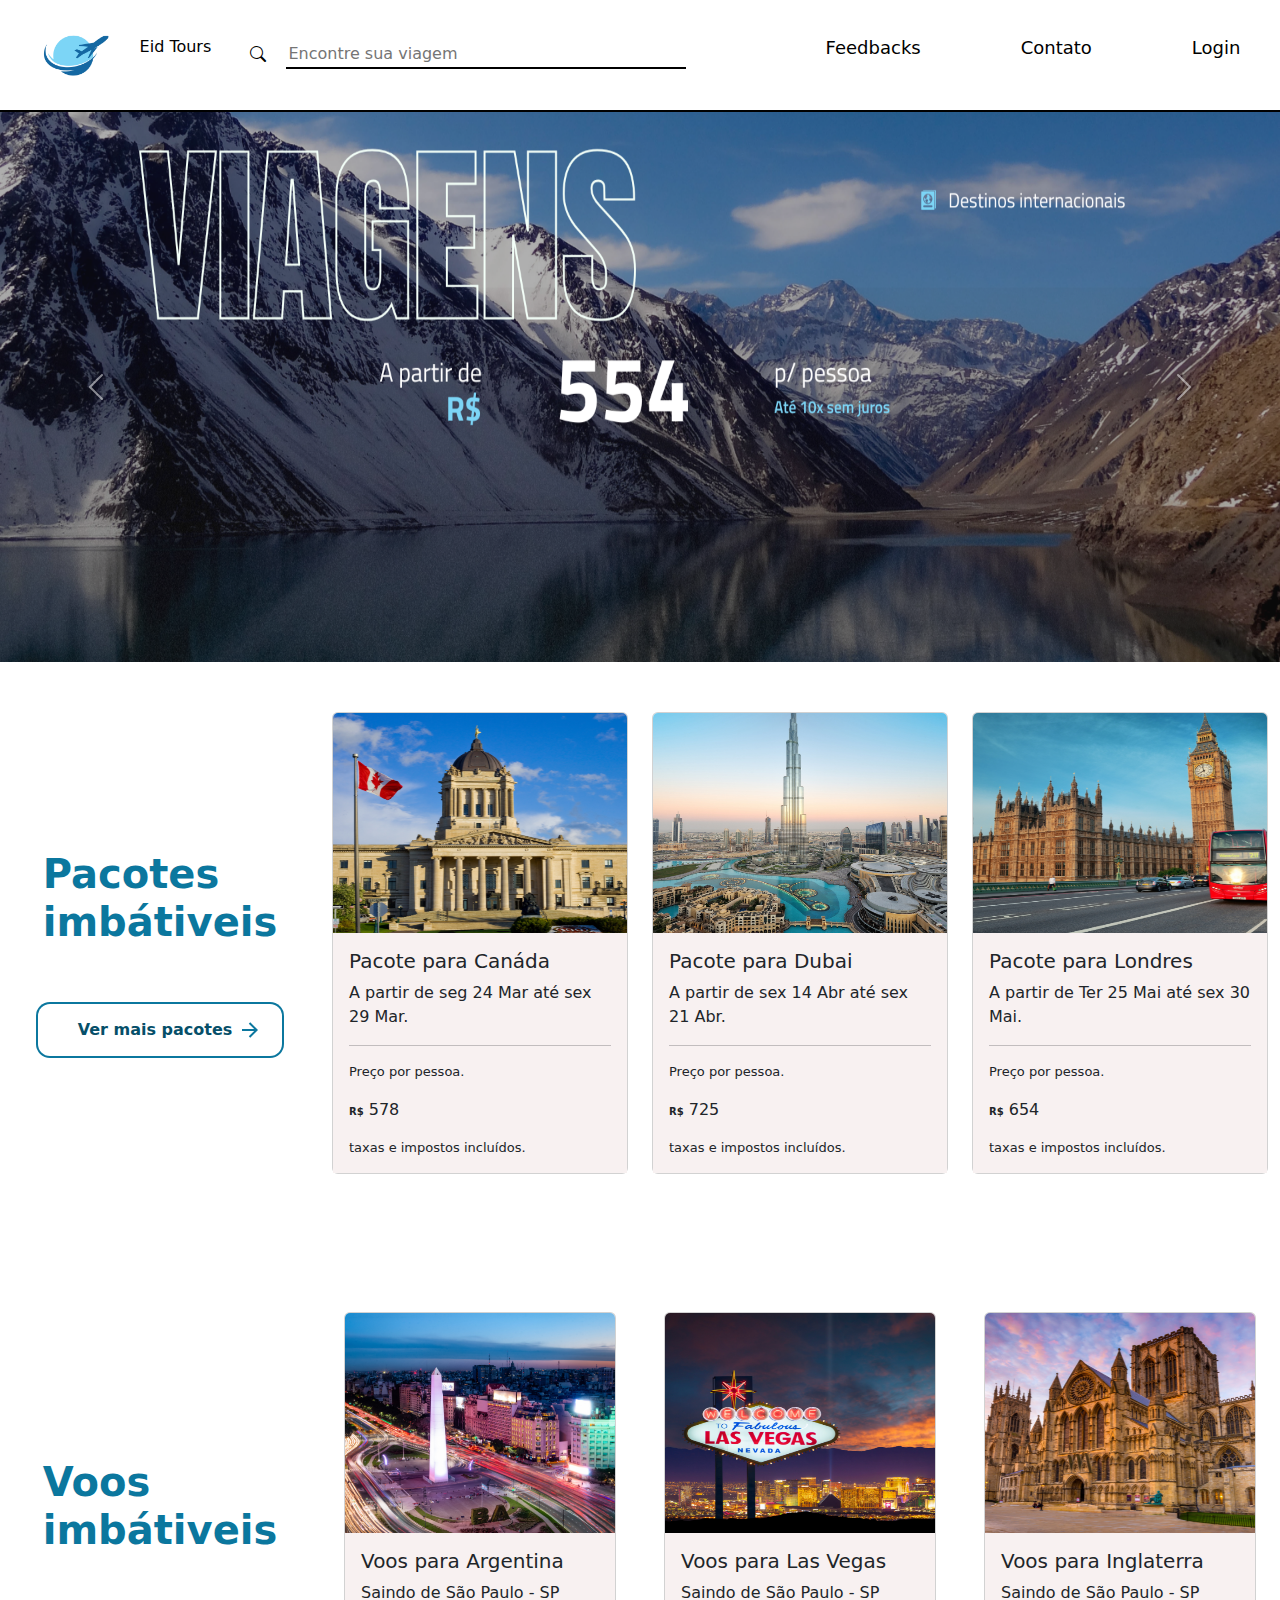
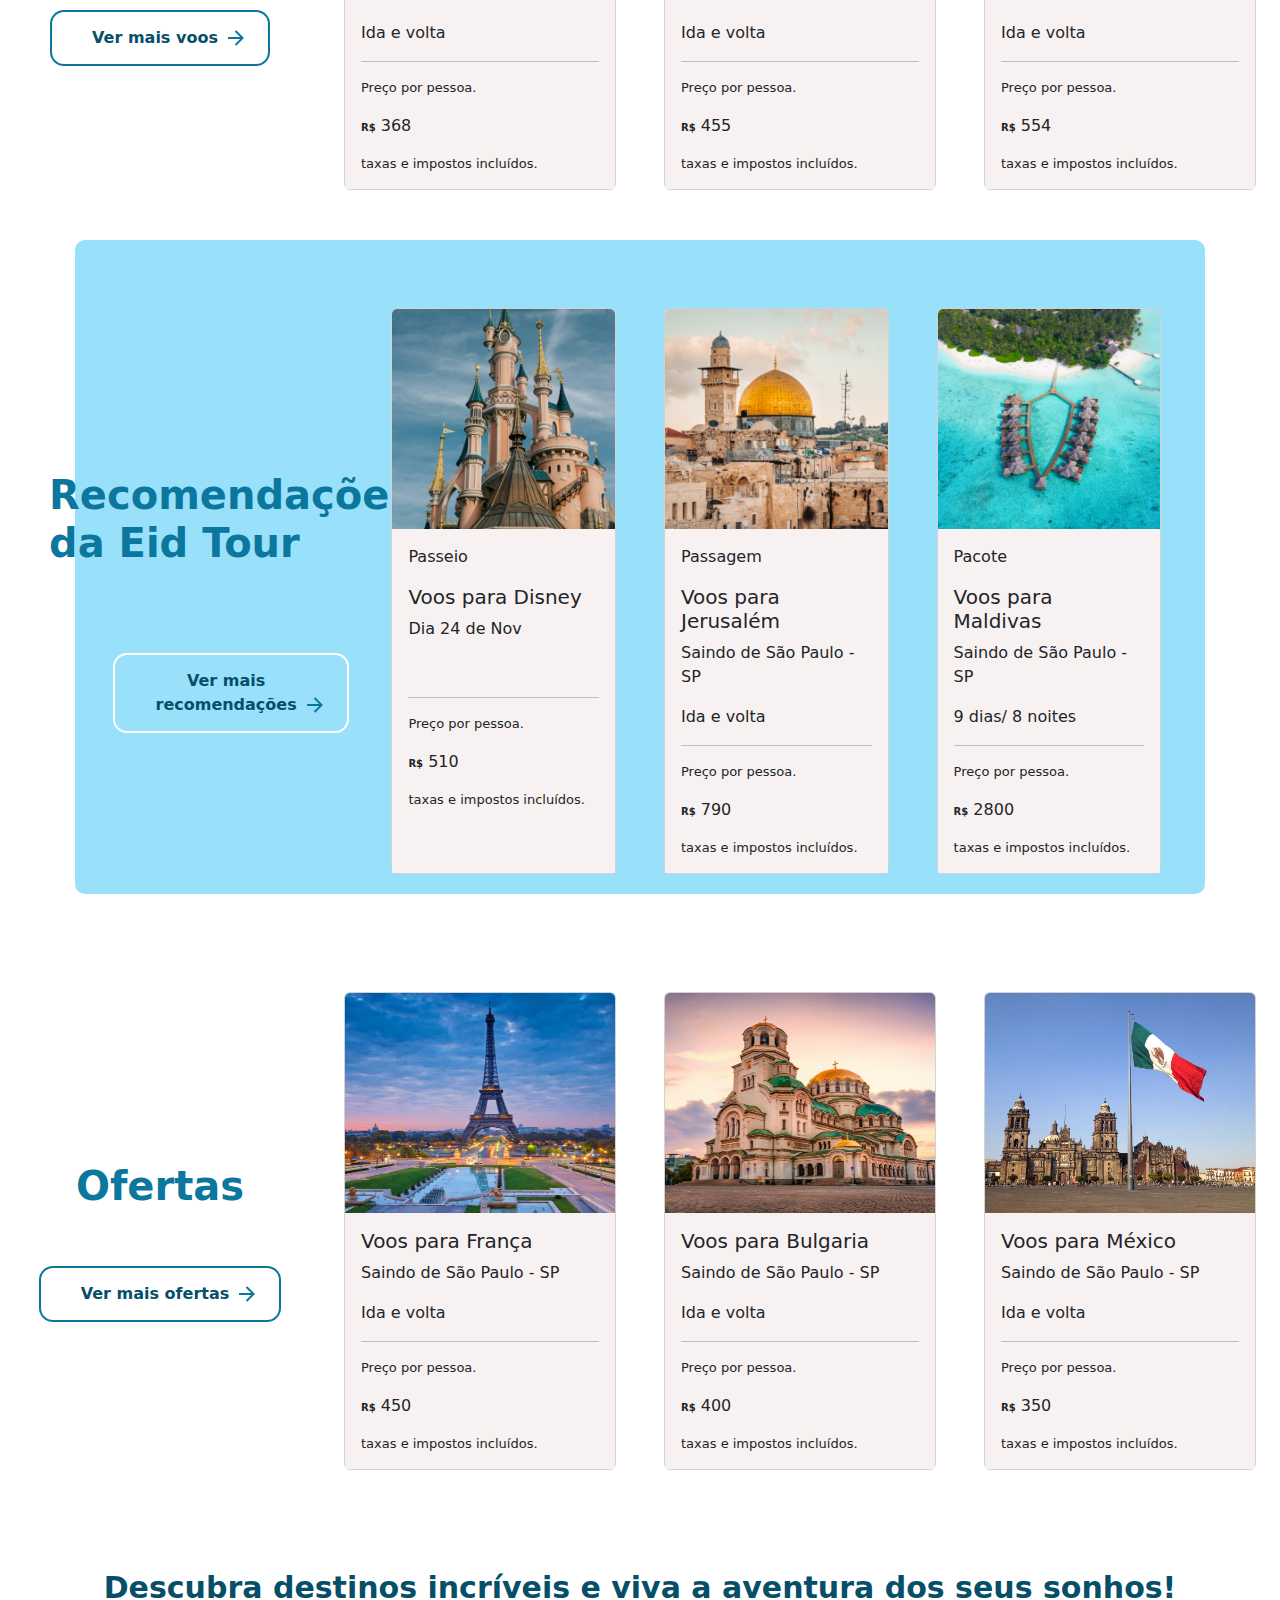
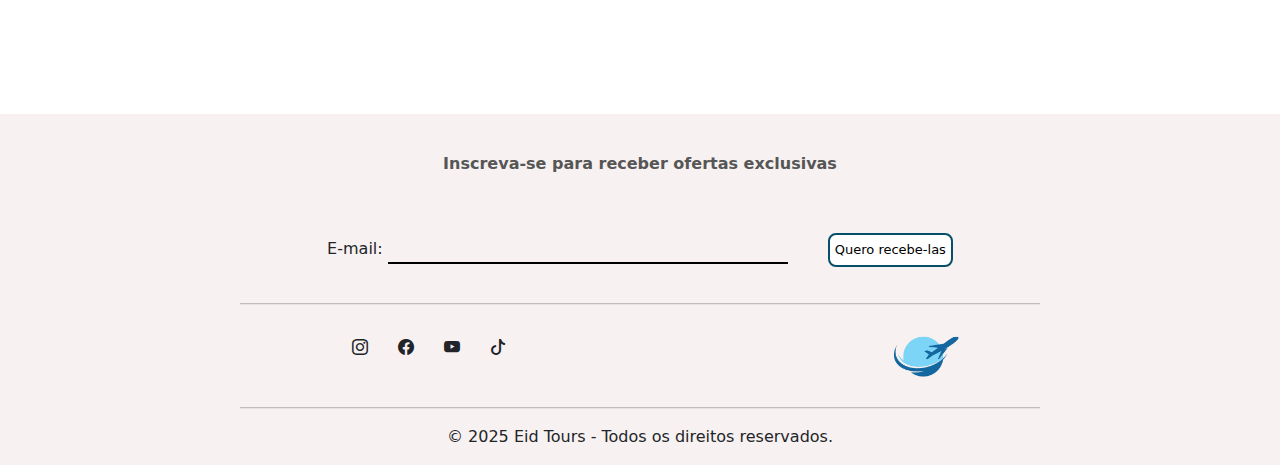
<file: index.html>
<!DOCTYPE html>
<html lang="pt-BR">
<head>
    <meta charset="UTF-8">
    <meta content="width=device-width, initial-scale=1, shrink-to-fit=no" name="viewport">
    <title>Eid Viagens</title>
    <link rel="icon" href="style/img/LogoEid-removebg-preview.png" type="image/png">
    <link rel="stylesheet" href="style/css/estilo.css">
    <link rel="stylesheet" href="style/css/botaoSecoes.css">
    <link href="https://cdn.jsdelivr.net/npm/bootstrap@5.3.3/dist/css/bootstrap.min.css" rel="stylesheet"
          integrity="sha384-QWTKZyjpPEjISv5WaRU9OFeRpok6YctnYmDr5pNlyT2bRjXh0JMhjY6hW+ALEwIH" crossorigin="anonymous">
    <link rel="stylesheet" href="https://cdn.jsdelivr.net/npm/bootstrap-icons@1.11.3/font/bootstrap-icons.min.css">

</head>
<body>
<header>
    <div class="logo">
        <a href="index.html" class="linkhome"><img src="style/img/LogoEid.png" alt="Eid Viagens" class="logoimg">
            <p>Eid Tours</p>
    </div>
    <div class="menu-pesquisa">
        <label><i class="bi bi-search"></i></label>
        <input class="barra-pesquisa" type="email" placeholder="Encontre sua viagem">
    </div>
    <nav class="menu">
        <ul>
            <li><a href="templates/sobre-depoimentos.html">Feedbacks</a></li>
            <li><a href="templates/contato.html">Contato</a></li>
            <li><a href="templates/login.html">Login</a></li>
        </ul>
    </nav>
</header>


<!--Banner-->

<section class="banner">
    <div id="carouselExample" class="carousel slide">
        <div class="carousel-inner">
            <div class="carousel-item active">
                <img src="/style/img/Banner%201.png" class="d-block w-100" alt="...">
            </div>
            <div class="carousel-item">
                <img src="style/img/Destino-Londres.png" class="d-block w-100" alt="...">
            </div>
            <div class="carousel-item">
                <img src="/style/img/DestinoLondres-2.png" class="d-block w-100" alt="...">
            </div>
        </div>
        <button class="carousel-control-prev" type="button" data-bs-target="#carouselExample" data-bs-slide="prev">
            <span class="carousel-control-prev-icon" aria-hidden="true"></span>
            <span class="visually-hidden">Previous</span>
        </button>
        <button class="carousel-control-next" type="button" data-bs-target="#carouselExample" data-bs-slide="next">
            <span class="carousel-control-next-icon" aria-hidden="true"></span>
            <span class="visually-hidden">Next</span>
        </button>
    </div>
</section>


<!--Pacotes-->
<section class="pacotesImbativeis">
    <div class="container-fluid">
        <div class="row">
            <div class="col-sm-12 col-md-6 col-lg-3 d-flex justify-content-center  tituloPacotes">
                <div class="h1-card">
                    <h1><span>Pacotes</span><br> imbátiveis</h1>
                </div>
                <div>
                    <button class="animated-button">
                        <a href="templates/servicos.html">
                            <svg viewBox="0 0 24 24" class="arr-2" xmlns="http://www.w3.org/2000/svg">
                                <path
                                        d="M16.1716 10.9999L10.8076 5.63589L12.2218 4.22168L20 11.9999L12.2218 19.778L10.8076 18.3638L16.1716 12.9999H4V10.9999H16.1716Z"
                                ></path>
                            </svg>
                            <span class="text">Ver mais pacotes</span>
                            <span class="circle"></span>
                            <svg viewBox="0 0 24 24" class="arr-1" xmlns="http://www.w3.org/2000/svg">
                                <path
                                        d="M16.1716 10.9999L10.8076 5.63589L12.2218 4.22168L20 11.9999L12.2218 19.778L10.8076 18.3638L16.1716 12.9999H4V10.9999H16.1716Z"
                                ></path>
                            </svg>
                        </a>
                    </button>
                </div>
            </div>
            <div class="col-sm-12 col-md-6 col-lg-3 d-flex justify-content-center ">
                <div class="card">
                    <img src="/style/img/fotoCanada.png" class="card-img-top " alt="fotoCanada">
                    <div class="card-body">
                        <h5 class="card-title">Pacote para Canáda</h5>
                        <p class="card-text">A partir de seg 24 Mar até sex 29 Mar.</p>
                        <hr>
                        <p class="card-text ppp">Preço por pessoa.</p>
                        <p class="card-text"><strong>R$</strong> 578</p>
                        <p class="card-text tii">taxas e impostos incluídos.</p>
                    </div>
                </div>
            </div>
            <div class="col-sm-12 col-md-6 col-lg-3 d-flex justify-content-center ">
                <div class="card">
                    <img src="/style/img/fotoDubai.png" class="card-img-top " alt="fotoDubai">
                    <div class="card-body">
                        <h5 class="card-title">Pacote para Dubai</h5>
                        <p class="card-text">A partir de sex 14 Abr até sex 21 Abr.</p>
                        <hr>
                        <p class="card-text ppp">Preço por pessoa.</p>
                        <p class="card-text"><strong>R$</strong> 725</p>
                        <p class="card-text tii">taxas e impostos incluídos.</p>
                    </div>
                </div>
            </div>
            <div class="col-sm-12 col-md-6 col-lg-3 d-flex justify-content-center ">
                <div class="card">
                    <img src="/style/img/fotoLondres.png" class="card-img-top " alt="fotoLondres">
                    <div class="card-body">
                        <h5 class="card-title">Pacote para Londres</h5>
                        <p class="card-text">A partir de Ter 25 Mai até sex 30 Mai.</p>
                        <hr>
                        <p class="card-text ppp">Preço por pessoa.</p>
                        <p class="card-text"><strong>R$</strong> 654</p>
                        <p class="card-text tii">taxas e impostos incluídos.</p>
                    </div>
                </div>
            </div>
        </div>
    </div>
</section>


<!--Voos-->

<section class="voosImbativeis ">
    <div class="container-fluid">
        <div class="row">
            <div class="col-sm-12 col-md-6 col-lg-3 d-flex justify-content-center g-5 tituloVoos">
                <div class="h1-card">
                    <h1><span>Voos</span><br> imbátiveis</h1>
                </div>
                <div>
                    <button class="animated-button">
                        <a href="templates/servicos.html">
                            <svg viewBox="0 0 24 24" class="arr-2" xmlns="http://www.w3.org/2000/svg">
                                <path
                                        d="M16.1716 10.9999L10.8076 5.63589L12.2218 4.22168L20 11.9999L12.2218 19.778L10.8076 18.3638L16.1716 12.9999H4V10.9999H16.1716Z"
                                ></path>
                            </svg>
                            <span class="text">Ver mais voos</span>
                            <span class="circle"></span>
                            <svg viewBox="0 0 24 24" class="arr-1" xmlns="http://www.w3.org/2000/svg">
                                <path
                                        d="M16.1716 10.9999L10.8076 5.63589L12.2218 4.22168L20 11.9999L12.2218 19.778L10.8076 18.3638L16.1716 12.9999H4V10.9999H16.1716Z"
                                ></path>
                            </svg>
                        </a>
                    </button>
                </div>
            </div>


            <div class="col-sm-12 col-md-6 col-lg-3 d-flex justify-content-center g-5">
                <div class="card">
                    <img src="/style/img/fotoArgentina.png" class="card-img-top" alt="fotoArgentina">
                    <div class="card-body">
                        <h5 class="card-title">Voos para Argentina</h5>
                        <p class="card-text">Saindo de São Paulo - SP</p>
                        <p class="card-text">Ida e volta</p>
                        <hr>
                        <p class="card-text ppp">Preço por pessoa.</p>
                        <p class="card-text"><strong>R$</strong> 368</p>
                        <p class="card-text tii">taxas e impostos incluídos.</p>
                    </div>
                </div>
            </div>
            <div class="col-sm-12 col-md-6 col-lg-3 d-flex justify-content-center g-5">
                <div class="card">
                    <img src="/style/img/fotoLasVegas.png" class="card-img-top" alt="fotoLasVegas">
                    <div class="card-body">
                        <h5 class="card-title">Voos para Las Vegas</h5>
                        <p class="card-text">Saindo de São Paulo - SP</p>
                        <p class="card-text">Ida e volta</p>
                        <hr>
                        <p class="card-text ppp">Preço por pessoa.</p>
                        <p class="card-text"><strong>R$</strong> 455</p>
                        <p class="card-text tii">taxas e impostos incluídos.</p>
                    </div>
                </div>
            </div>
            <div class="col-sm-12 col-md-6 col-lg-3 d-flex justify-content-center g-5">
                <div class="card">
                    <img src="/style/img/fotoInglaterra.png" class="card-img-top" alt="fotoInglaterra">
                    <div class="card-body">
                        <h5 class="card-title">Voos para Inglaterra</h5>
                        <p class="card-text">Saindo de São Paulo - SP</p>
                        <p class="card-text">Ida e volta</p>
                        <hr>
                        <p class="card-text ppp">Preço por pessoa.</p>
                        <p class="card-text"><strong>R$</strong> 554</p>
                        <p class="card-text tii">taxas e impostos incluídos.</p>
                    </div>
                </div>
            </div>
        </div>
    </div>
</section>


<!--Recomendações-->

<section class="recomendacoes">
    <div class="container-fluid d-flex justify-content-center">
        <div class="row   fundoRecomendacoes">
            <div class="col-sm-12 col-md-6 col-lg-3 d-flex justify-content-center g-5 tituloRecomendacoes">
                <div class="h1-card ">
                    <h1><span>Recomendações</span><br> da Eid Tour</h1>
                </div>
                <div>
                    <button class="animated-button-recomendacoes">
                        <a href="templates/servicos.html">
                            <svg viewBox="0 0 24 24" class="arr-2-recomendacoes" xmlns="http://www.w3.org/2000/svg">
                                <path
                                        d="M16.1716 10.9999L10.8076 5.63589L12.2218 4.22168L20 11.9999L12.2218 19.778L10.8076 18.3638L16.1716 12.9999H4V10.9999H16.1716Z"
                                ></path>
                            </svg>
                            <span class="text-recomendacoes">Ver mais recomendações</span>
                            <span class="circle-recomendacoes"></span>
                            <svg viewBox="0 0 24 24" class="arr-1-recomendacoes" xmlns="http://www.w3.org/2000/svg">
                                <path
                                        d="M16.1716 10.9999L10.8076 5.63589L12.2218 4.22168L20 11.9999L12.2218 19.778L10.8076 18.3638L16.1716 12.9999H4V10.9999H16.1716Z"
                                ></path>
                            </svg>
                        </a>
                    </button>
                </div>
            </div>


            <div class="col-sm-12 col-md-6 col-lg-3 d-flex justify-content-center g-5">
                <div class="card">
                    <img src="/style/img/fotoDisney.png" class="card-img-top" alt="fotoDisney">
                    <div class="card-body">
                        <p>Passeio</p>
                        <h5 class="card-title">Voos para Disney</h5>
                        <p class="card-text">Dia 24 de Nov </p>
                        <p>ㅤ</p>
                        <hr>
                        <p class="card-text ppp">Preço por pessoa.</p>
                        <p class="card-text"><strong>R$</strong> 510</p>
                        <p class="card-text tii">taxas e impostos incluídos.</p>
                    </div>
                </div>
            </div>
            <div class="col-sm-12 col-md-6 col-lg-3 d-flex justify-content-center g-5">
                <div class="card">
                    <img src="/style/img/fotoJeruslem.png" class="card-img-top" alt="fotoJeruslem">
                    <div class="card-body">
                        <p>Passagem</p>
                        <h5 class="card-title">Voos para Jerusalém</h5>
                        <p class="card-text">Saindo de São Paulo - SP </p>
                        <p>Ida e volta</p>
                        <hr>
                        <p class="card-text ppp">Preço por pessoa.</p>
                        <p class="card-text"><strong>R$</strong> 790</p>
                        <p class="card-text tii">taxas e impostos incluídos.</p>
                    </div>
                </div>
            </div>
            <div class="col-sm-12 col-md-6 col-lg-3 d-flex justify-content-center g-5">
                <div class="card">
                    <img src="/style/img/fotoMaldivas.png" class="card-img-top" alt="fotoMaldivas">
                    <div class="card-body">
                        <p>Pacote</p>
                        <h5 class="card-title">Voos para Maldivas</h5>
                        <p class="card-text">Saindo de São Paulo - SP </p>
                        <p>9 dias/ 8 noites</p>
                        <hr>
                        <p class="card-text ppp">Preço por pessoa.</p>
                        <p class="card-text"><strong>R$</strong> 2800</p>
                        <p class="card-text tii">taxas e impostos incluídos.</p>
                    </div>
                </div>
            </div>

        </div>
    </div>
</section>


<!--Ofertas-->

<section class="ofertas">
    <div class="container-fluid">
        <div class="row  ">
            <div class="col-sm-12 col-md-6 col-lg-3 d-flex justify-content-center g-5 tituloOfertas">
                <div class="h1-card">
                    <h1><span>Ofertas</span></h1>
                </div>
                <div>
                    <button class="animated-button">
                        <a href="templates/servicos.html">
                            <svg viewBox="0 0 24 24" class="arr-2" xmlns="http://www.w3.org/2000/svg">
                                <path
                                        d="M16.1716 10.9999L10.8076 5.63589L12.2218 4.22168L20 11.9999L12.2218 19.778L10.8076 18.3638L16.1716 12.9999H4V10.9999H16.1716Z"
                                ></path>
                            </svg>
                            <span class="text">Ver mais ofertas</span>
                            <span class="circle"></span>
                            <svg viewBox="0 0 24 24" class="arr-1" xmlns="http://www.w3.org/2000/svg">
                                <path
                                        d="M16.1716 10.9999L10.8076 5.63589L12.2218 4.22168L20 11.9999L12.2218 19.778L10.8076 18.3638L16.1716 12.9999H4V10.9999H16.1716Z"
                                ></path>
                            </svg>
                        </a>
                    </button>
                </div>
            </div>


            <div class="col-sm-12 col-md-6 col-lg-3 d-flex justify-content-center g-5">
                <div class="card">
                    <img src="/style/img/fotoFranca.png" class="card-img-top" alt="fotoParis">
                    <div class="card-body">
                        <h5 class="card-title">Voos para França</h5>
                        <p class="card-text">Saindo de São Paulo - SP</p>
                        <p class="card-text">Ida e volta</p>
                        <hr>
                        <p class="card-text ppp">Preço por pessoa.</p>
                        <p class="card-text"><strong>R$</strong> 450</p>
                        <p class="card-text tii">taxas e impostos incluídos.</p>
                    </div>
                </div>
            </div>
            <div class="col-sm-12 col-md-6 col-lg-3 d-flex justify-content-center g-5">
                <div class="card">
                    <img src="/style/img/fotoBulgaria.png" class="card-img-top" alt="fotoBulgaria">
                    <div class="card-body">
                        <h5 class="card-title">Voos para Bulgaria</h5>
                        <p class="card-text">Saindo de São Paulo - SP</p>
                        <p class="card-text">Ida e volta</p>
                        <hr>
                        <p class="card-text ppp">Preço por pessoa.</p>
                        <p class="card-text"><strong>R$</strong> 400</p>
                        <p class="card-text tii">taxas e impostos incluídos.</p>
                    </div>
                </div>
            </div>
            <div class="col-sm-12 col-md-6 col-lg-3 d-flex justify-content-center g-5">
                <div class="card">
                    <img src="/style/img/fotoMexico.png" class="card-img-top" alt="fotoMexico">
                    <div class="card-body">
                        <h5 class="card-title">Voos para México</h5>
                        <p class="card-text">Saindo de São Paulo - SP</p>
                        <p class="card-text">Ida e volta</p>
                        <hr>
                        <p class="card-text ppp">Preço por pessoa.</p>
                        <p class="card-text"><strong>R$</strong> 350</p>
                        <p class="card-text tii">taxas e impostos incluídos.</p>
                    </div>
                </div>
            </div>

        </div>
    </div>
</section>

<section class="fraseFinal">
    <h1>Descubra destinos incríveis e viva a aventura dos seus sonhos!</h1>
</section>


<footer>
    <h2>Inscreva-se para receber ofertas exclusivas</h2>
    <div class="cntt-footer">
        <div>
            <label>E-mail: </label>
            <input class="barra-pesquisa" type="email" placeholder="">
        </div>
        <div>
            <button>Quero recebe-las</button>
        </div>
    </div>
    <hr class="linha-footer">
    <div class="redes-logo">
        <div>
            <ul class="redes-sociais-footer">
                <li><i class="bi bi-instagram"></i></li>
                <li><i class="bi bi-facebook"></i></li>
                <li><i class="bi bi-youtube"></i></li>
                <li><i class="bi bi-tiktok"></i></li>
            </ul>
        </div>
        <div class="logoFooter">
            <img src="/style/img/LogoEid-removebg-preview.png" alt="">
        </div>
    </div>
    <hr class="linha-footer">
    <p>© 2025 Eid Tours - Todos os direitos reservados.</p>
</footer>

<script src="https://cdn.jsdelivr.net/npm/bootstrap@5.3.3/dist/js/bootstrap.bundle.min.js"
        integrity="sha384-YvpcrYf0tY3lHB60NNkmXc5s9fDVZLESaAA55NDzOxhy9GkcIdslK1eN7N6jIeHz"
        crossorigin="anonymous">

</script>

</body>
</html>
</file>
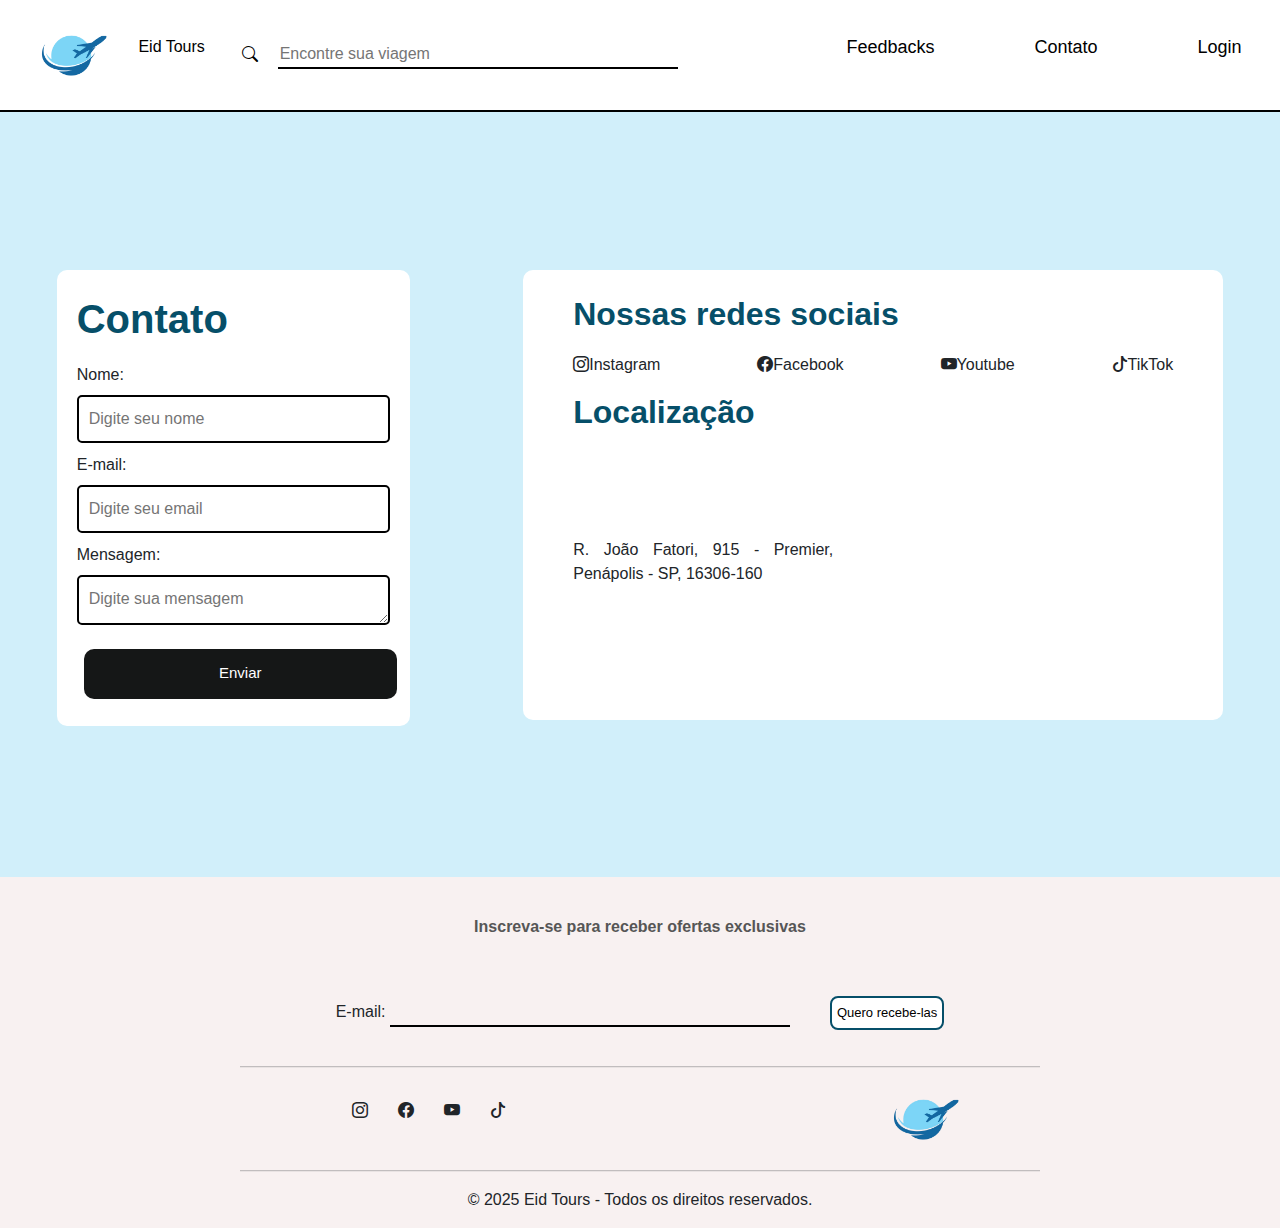
<file: templates/contato.html>
<!DOCTYPE html>
<html lang="pt-BR">
<head>
    <meta charset="UTF-8">
    <meta content="width=device-width, initial-scale=1, shrink-to-fit=no" name="viewport">
    <title>Eid Viagens - Contato</title>
    <link rel="icon" href="../style/img/LogoEid-removebg-preview.png" type="image/png">
    <link rel="stylesheet" href="../style/css/estilo-contato.css">
    <link rel="stylesheet" href="../style/css/botaoSecoes.css">
    <link href="https://cdn.jsdelivr.net/npm/bootstrap@5.3.3/dist/css/bootstrap.min.css" rel="stylesheet"
          integrity="sha384-QWTKZyjpPEjISv5WaRU9OFeRpok6YctnYmDr5pNlyT2bRjXh0JMhjY6hW+ALEwIH" crossorigin="anonymous">
    <link rel="stylesheet" href="https://cdn.jsdelivr.net/npm/bootstrap-icons@1.11.3/font/bootstrap-icons.min.css">

</head>
<body class="corfundo">
<header>
    <div class="logo">
        <a href="../index.html" class="linkhome"><img src="../style/img/LogoEid.png" alt="Eid Viagens" class="logoimg">
            <p>Eid Tours</p></>
    </div>
    <div class="menu-pesquisa">
        <label><i class="bi bi-search"></i></label>
        <input class="barra-pesquisa" type="email" placeholder="Encontre sua viagem">
    </div>
    <nav class="menu">
        <ul>
            <li><a href="../templates/sobre-depoimentos.html">Feedbacks</a></li>
            <li><a href="../templates/contato.html">Contato</a></li>
            <li><a href="../templates/login.html">Login</a></li>
        </ul>
    </nav>
</header>


<section class="contato-redes">
    <div class="contato">
        <form class="colorful-form">
            <h1>Contato</h1>
            <div class="form-group">
                <label class="form-label" for="name">Nome:</label>
                <input required="" placeholder="Digite seu nome" class="form-input" type="text">
            </div>
            <div class="form-group">
                <label class="form-label" for="email">E-mail:</label>
                <input required="" placeholder="Digite seu email" class="form-input" name="email" id="email"
                       type="email">
            </div>
            <div class="form-group">
                <label class="form-label" for="message">Mensagem:</label>
                <textarea required="" placeholder="Digite sua mensagem" class="form-input" name="message"
                          id="message"></textarea>
            </div>
            <button class="form-button" type="submit">Enviar</button>
        </form>
    </div>



    <div class="redes-localizacao">
        <div>
            <h2>Nossas redes sociais</h2>
        </div>
        <div>
            <ul class="redes-sociais">
                <li><i class="bi bi-instagram"></i>ㅤInstagram</li>
                <li><i class="bi bi-facebook"></i>ㅤFacebook</li>
                <li><i class="bi bi-youtube"></i>ㅤYoutube</li>
                <li><i class="bi bi-tiktok"></i>ㅤTikTok</li>
            </ul>
        </div>
        <div class="localizacao-secao">
            <div>
                <h2>Localização</h2>
            </div>
            <div class="localizacao">
                <div class="loc-text">
                    <p>R. João Fatori, 915 - Premier, Penápolis - SP, 16306-160</p>
                </div>

                <div>
                    <iframe src="https://www.google.com/maps/embed?pb=!1m18!1m12!1m3!1d3714.425601658632!2d-50.093688799999995!3d-21.4125101!2m3!1f0!2f0!3f0!3m2!1i1024!2i768!4f13.1!3m3!1m2!1s0x949603fdacf81477%3A0xc9f0d8e6e0fd85a7!2sR.%20Jo%C3%A3o%20Fatori%2C%20915%20-%20Premier%2C%20Pen%C3%A1polis%20-%20SP%2C%2016306-160!5e0!3m2!1spt-BR!2sbr!4v1742555685183!5m2!1spt-BR!2sbr"
                            width="230" height="230" style="border:0;" allowfullscreen="" loading="lazy"
                            referrerpolicy="no-referrer-when-downgrade">

                    </iframe>
                </div>
            </div>
        </div>
    </div>
</section>


<footer>
    <h2>Inscreva-se para receber ofertas exclusivas</h2>
    <div class="cntt-footer">
        <div >
            <label>E-mail: </label>
            <input class="barra-pesquisa" type="email" placeholder="">
        </div>
        <div>
            <button>Quero recebe-las</button>
        </div>
    </div>
    <hr class="linha-footer">
    <div class="redes-logo">
        <div>
            <ul class="redes-sociais-footer">
                <li><i class="bi bi-instagram"></i></li>
                <li><i class="bi bi-facebook"></i></li>
                <li><i class="bi bi-youtube"></i></li>
                <li><i class="bi bi-tiktok"></i></li>
            </ul>
        </div>
        <div class="logoFooter">
            <img src="/style/img/LogoEid-removebg-preview.png" alt="">
        </div>
    </div>
    <hr class="linha-footer">
    <p>© 2025 Eid Tours - Todos os direitos reservados.</p>
</footer>


<script src="https://cdn.jsdelivr.net/npm/bootstrap@5.3.3/dist/js/bootstrap.bundle.min.js"
        integrity="sha384-YvpcrYf0tY3lHB60NNkmXc5s9fDVZLESaAA55NDzOxhy9GkcIdslK1eN7N6jIeHz"
        crossorigin="anonymous">

</script>
</body>
</html>
</file>
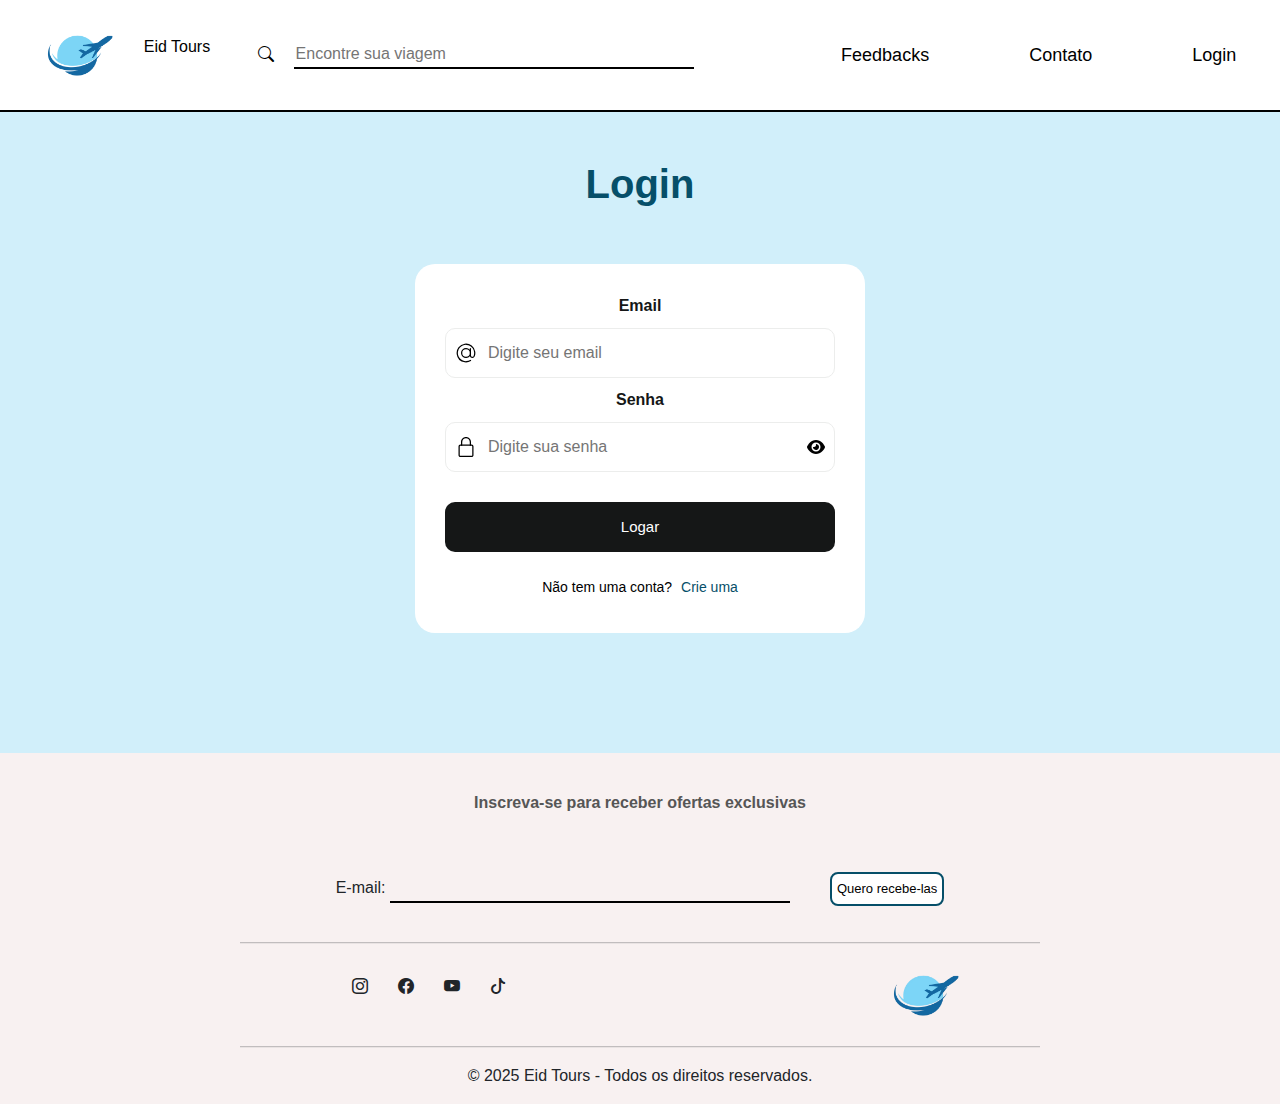
<file: templates/login.html>
<!DOCTYPE html>
<html lang="pt-BR">
<head>
    <meta charset="UTF-8">
    <meta content="width=device-width, initial-scale=1, shrink-to-fit=no" name="viewport">
    <title>Eid Viagens - Login</title>
    <link rel="icon" href="../style/img/LogoEid-removebg-preview.png" type="image/png">
    <link rel="stylesheet" href="../style/css/login.css">
    <link rel="stylesheet" href="../style/css/botaoSecoes.css">
    <link href="https://cdn.jsdelivr.net/npm/bootstrap@5.3.3/dist/css/bootstrap.min.css" rel="stylesheet"
          integrity="sha384-QWTKZyjpPEjISv5WaRU9OFeRpok6YctnYmDr5pNlyT2bRjXh0JMhjY6hW+ALEwIH" crossorigin="anonymous">
    <link rel="stylesheet" href="https://cdn.jsdelivr.net/npm/bootstrap-icons@1.11.3/font/bootstrap-icons.min.css">

</head>
<body class="corfundo">
<header>
    <div class="logo">
        <a href="../index.html" class="linkhome"><img src="../style/img/LogoEid.png" alt="Eid Viagens" class="logoimg">
            <p>Eid Tours</p></>
    </div>
    <div class="menu-pesquisa">
        <label><i class="bi bi-search"></i></label>
        <input class="barra-pesquisa" type="email" placeholder="Encontre sua viagem">
    </div>
    <nav class="menu">
        <ul>
            <li><a href="../templates/sobre-depoimentos.html">Feedbacks</a></li>
            <li><a href="../templates/contato.html">Contato</a></li>
            <li><a href="../templates/login.html">Login</a></li>
        </ul>
    </nav>
</header>


<section class="login">
    <h1>Login</h1>
</section>

<section class="login">
    <form class="form">
        <div class="flex-column">
            <label>Email </label></div>
        <div class="inputForm">
            <svg height="20" viewBox="0 0 32 32" width="20" xmlns="http://www.w3.org/2000/svg">
                <g id="Layer_3" data-name="Layer 3">
                    <path d="m30.853 13.87a15 15 0 0 0 -29.729 4.082 15.1 15.1 0 0 0 12.876 12.918 15.6 15.6 0 0 0 2.016.13 14.85 14.85 0 0 0 7.715-2.145 1 1 0 1 0 -1.031-1.711 13.007 13.007 0 1 1 5.458-6.529 2.149 2.149 0 0 1 -4.158-.759v-10.856a1 1 0 0 0 -2 0v1.726a8 8 0 1 0 .2 10.325 4.135 4.135 0 0 0 7.83.274 15.2 15.2 0 0 0 .823-7.455zm-14.853 8.13a6 6 0 1 1 6-6 6.006 6.006 0 0 1 -6 6z"></path>
                </g>
            </svg>
            <input type="text" class="input" placeholder="Digite seu email">
        </div>

        <div class="flex-column">
            <label>Senha </label></div>
        <div class="inputForm">
            <svg height="20" viewBox="-64 0 512 512" width="20" xmlns="http://www.w3.org/2000/svg">
                <path d="m336 512h-288c-26.453125 0-48-21.523438-48-48v-224c0-26.476562 21.546875-48 48-48h288c26.453125 0 48 21.523438 48 48v224c0 26.476562-21.546875 48-48 48zm-288-288c-8.8125 0-16 7.167969-16 16v224c0 8.832031 7.1875 16 16 16h288c8.8125 0 16-7.167969 16-16v-224c0-8.832031-7.1875-16-16-16zm0 0"></path>
                <path d="m304 224c-8.832031 0-16-7.167969-16-16v-80c0-52.929688-43.070312-96-96-96s-96 43.070312-96 96v80c0 8.832031-7.167969 16-16 16s-16-7.167969-16-16v-80c0-70.59375 57.40625-128 128-128s128 57.40625 128 128v80c0 8.832031-7.167969 16-16 16zm0 0"></path>
            </svg>
            <input type="password" class="input" placeholder="Digite sua senha">
            <svg class="olhoSenha" viewBox="0 0 576 512" height="1em" xmlns="http://www.w3.org/2000/svg">
                <path  d="M288 32c-80.8 0-145.5 36.8-192.6 80.6C48.6 156 17.3 208 2.5 243.7c-3.3 7.9-3.3 16.7 0 24.6C17.3 304 48.6 356 95.4 399.4C142.5 443.2 207.2 480 288 480s145.5-36.8 192.6-80.6c46.8-43.5 78.1-95.4 93-131.1c3.3-7.9 3.3-16.7 0-24.6c-14.9-35.7-46.2-87.7-93-131.1C433.5 68.8 368.8 32 288 32zM144 256a144 144 0 1 1 288 0 144 144 0 1 1 -288 0zm144-64c0 35.3-28.7 64-64 64c-7.1 0-13.9-1.2-20.3-3.3c-5.5-1.8-11.9 1.6-11.7 7.4c.3 6.9 1.3 13.8 3.2 20.7c13.7 51.2 66.4 81.6 117.6 67.9s81.6-66.4 67.9-117.6c-11.1-41.5-47.8-69.4-88.6-71.1c-5.8-.2-9.2 6.1-7.4 11.7c2.1 6.4 3.3 13.2 3.3 20.3z"></path>
            </svg>
        </div>

        <button class="button-submit">Logar</button>
        <p class="p">Não tem uma conta? <span class="span">Crie uma</span>

        </p>
    </form>
</section>



<footer>
    <h2>Inscreva-se para receber ofertas exclusivas</h2>
    <div class="cntt-footer">
        <div >
            <label>E-mail: </label>
            <input class="barra-pesquisa" type="email" placeholder="">
        </div>
        <div>
            <button>Quero recebe-las</button>
        </div>
    </div>
    <hr class="linha-footer">
    <div class="redes-logo">
        <div>
            <ul class="redes-sociais-footer">
                <li><i class="bi bi-instagram"></i></li>
                <li><i class="bi bi-facebook"></i></li>
                <li><i class="bi bi-youtube"></i></li>
                <li><i class="bi bi-tiktok"></i></li>
            </ul>
        </div>
        <div class="logoFooter">
            <img src="/style/img/LogoEid-removebg-preview.png" alt="">
        </div>
    </div>
    <hr class="linha-footer">
    <p>© 2025 Eid Tours - Todos os direitos reservados.</p>
</footer>


<script src="https://cdn.jsdelivr.net/npm/bootstrap@5.3.3/dist/js/bootstrap.bundle.min.js"
        integrity="sha384-YvpcrYf0tY3lHB60NNkmXc5s9fDVZLESaAA55NDzOxhy9GkcIdslK1eN7N6jIeHz"
        crossorigin="anonymous">

</script>
</body>
</html>
</file>
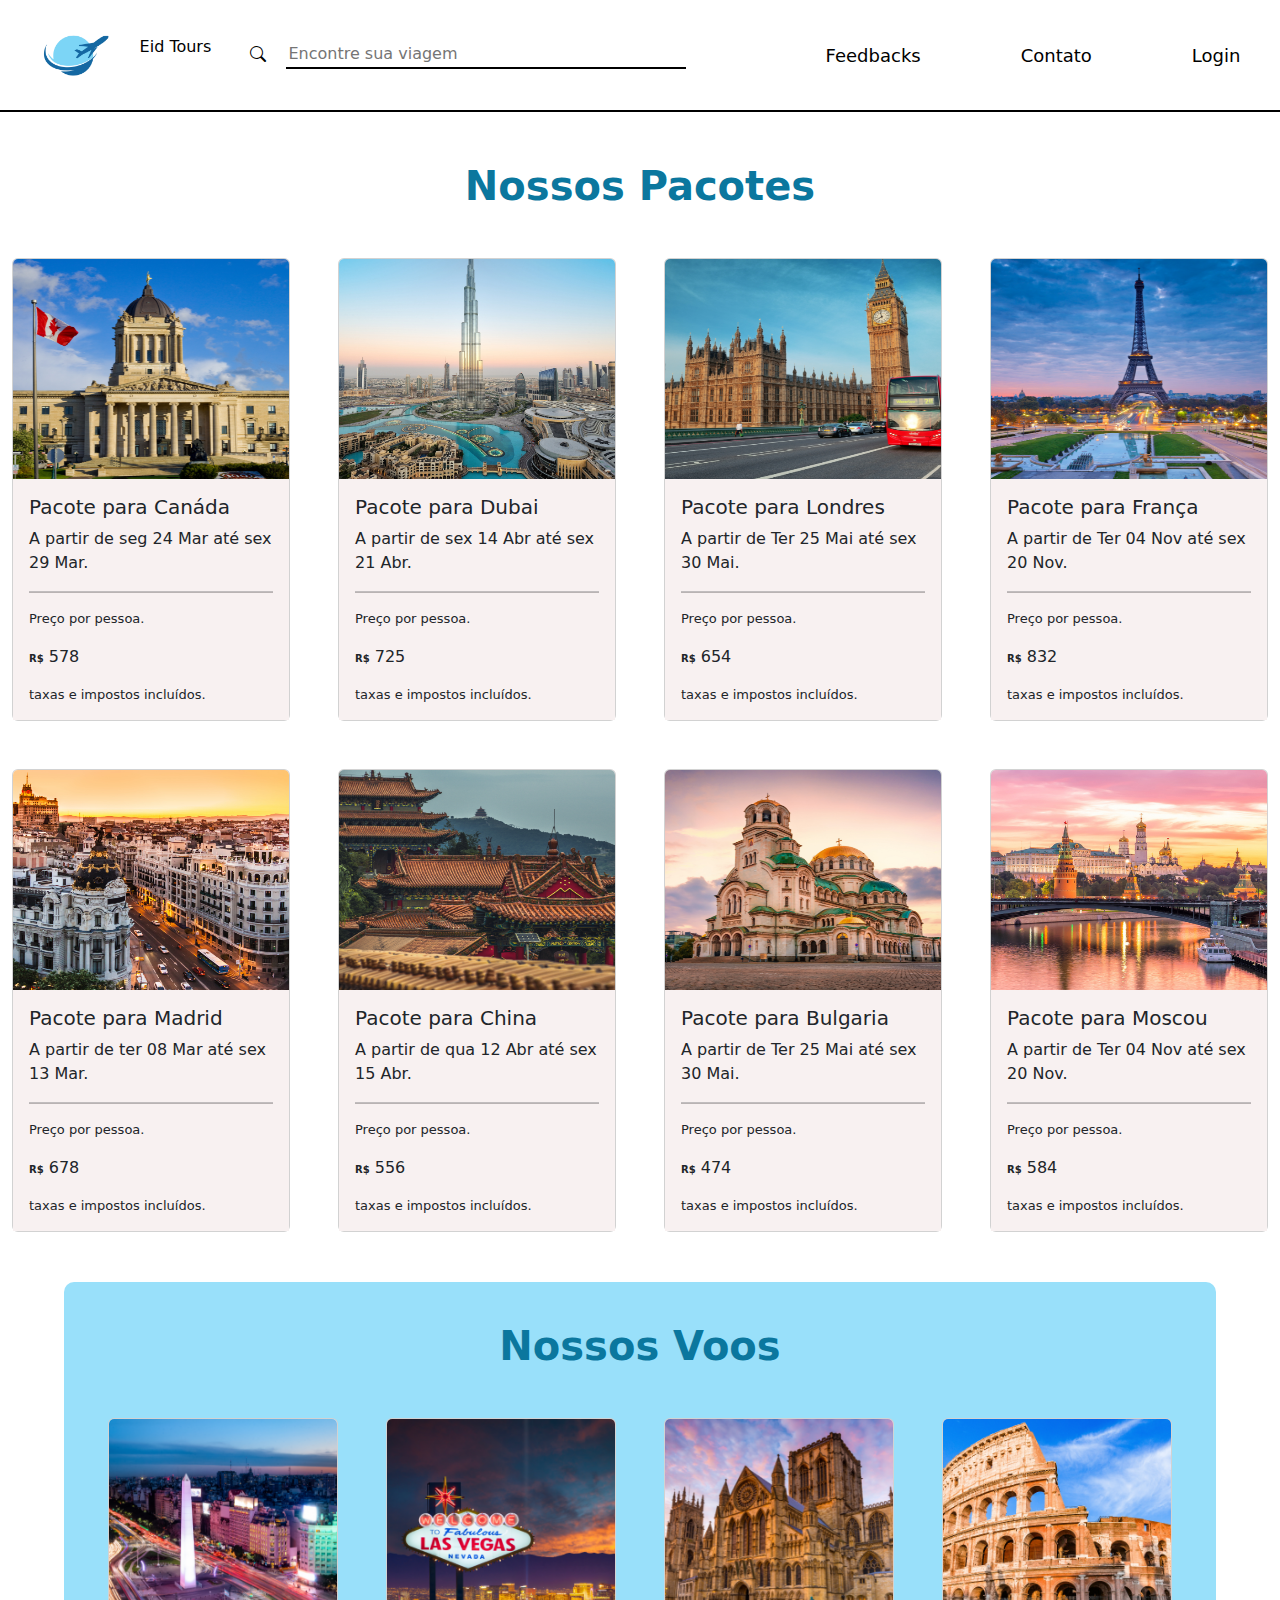
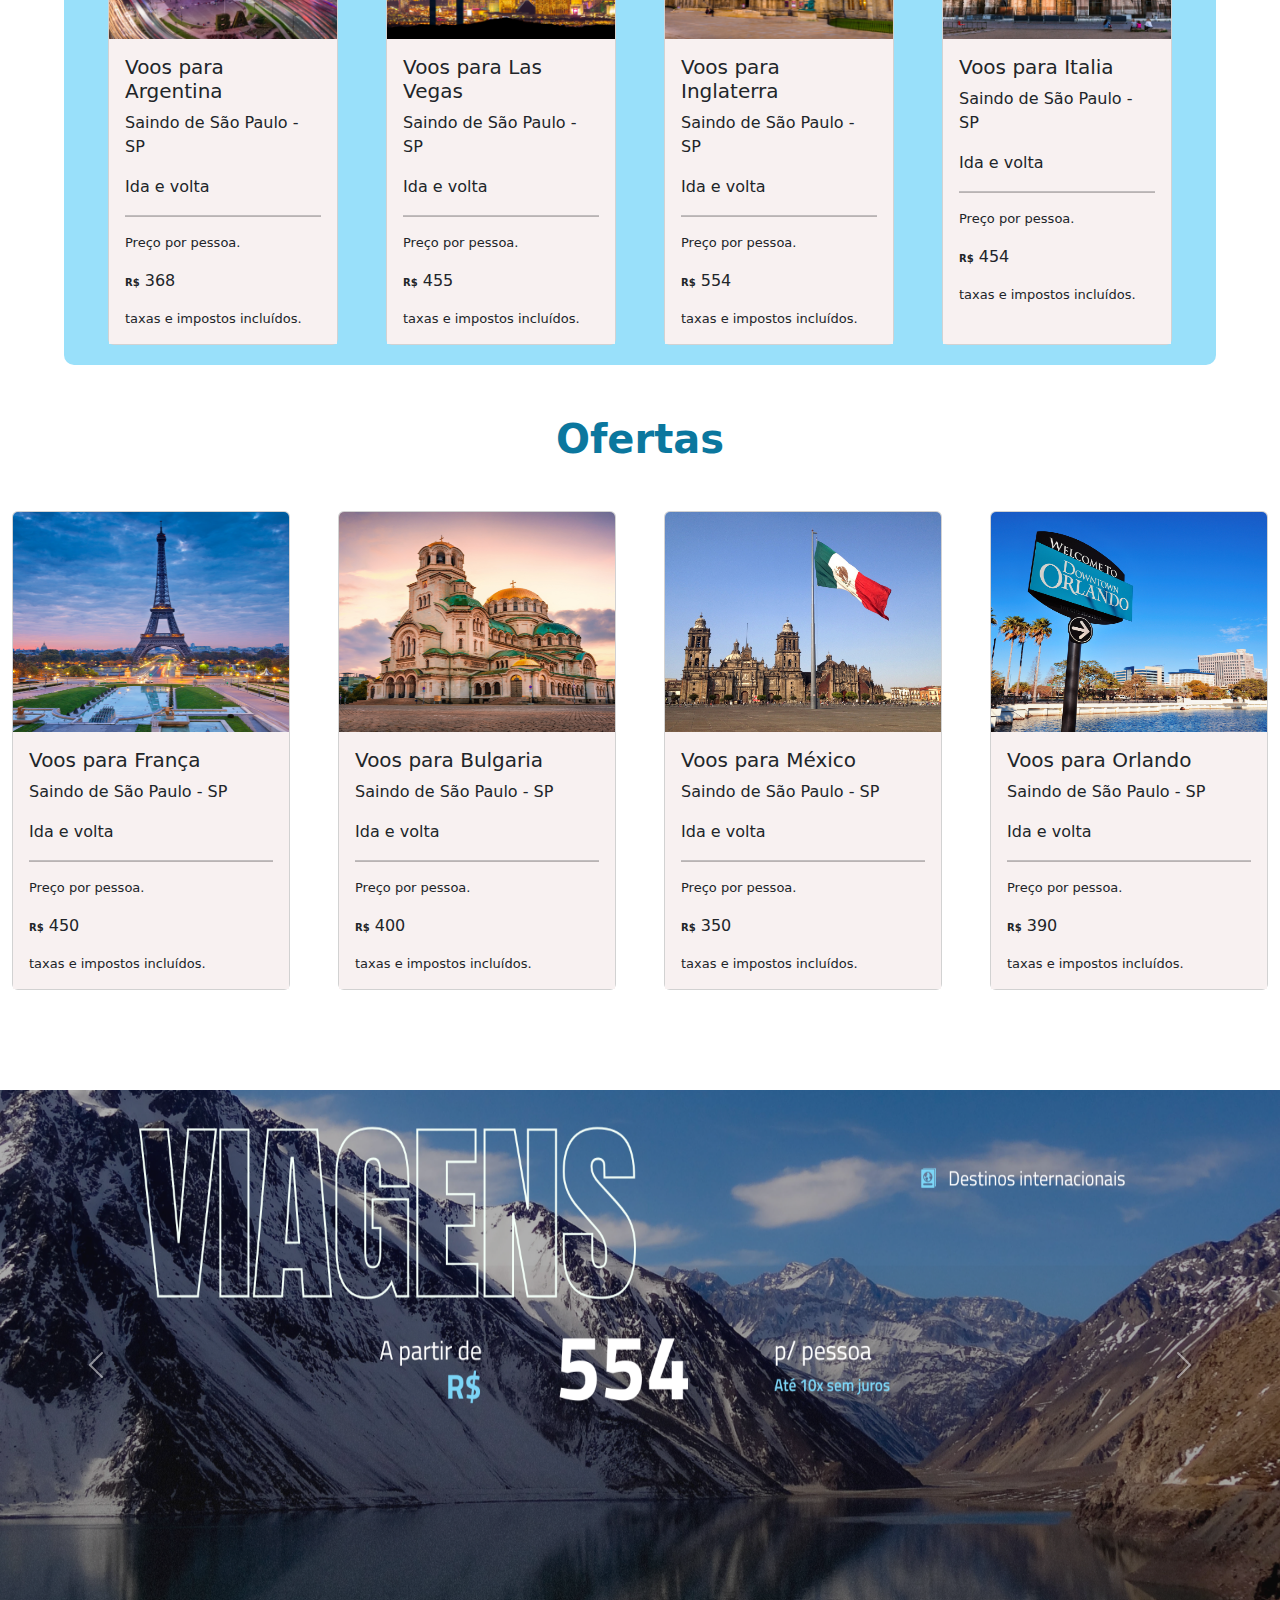
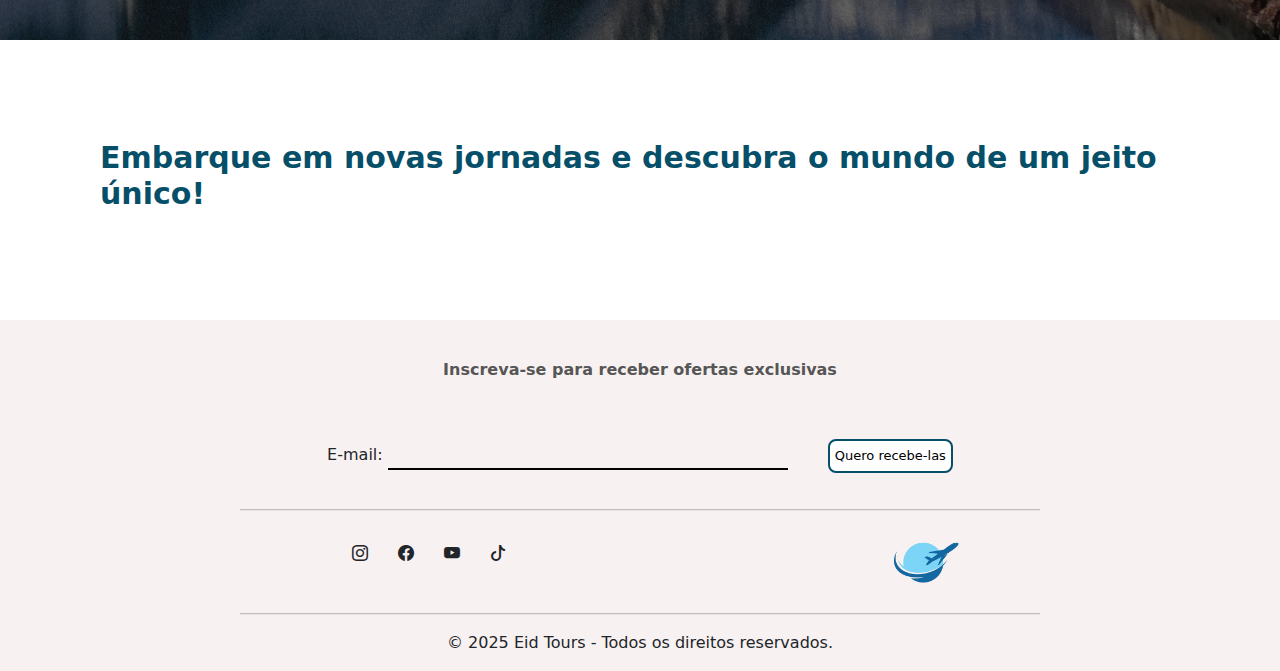
<file: templates/servicos.html>
<!DOCTYPE html>
<html lang="pt-BR">
<head>
    <meta charset="UTF-8">
    <meta content="width=device-width, initial-scale=1, shrink-to-fit=no" name="viewport">
    <title>Eid Viagens - Serviços</title>
    <link rel="icon" href="../style/img/LogoEid-removebg-preview.png" type="image/png">
    <link rel="stylesheet" href="../style/css/estilo-servicos.css">
    <link rel="stylesheet" href="../style/css/botaoSecoes.css">
    <link href="https://cdn.jsdelivr.net/npm/bootstrap@5.3.3/dist/css/bootstrap.min.css" rel="stylesheet"
          integrity="sha384-QWTKZyjpPEjISv5WaRU9OFeRpok6YctnYmDr5pNlyT2bRjXh0JMhjY6hW+ALEwIH" crossorigin="anonymous">
    <link rel="stylesheet" href="https://cdn.jsdelivr.net/npm/bootstrap-icons@1.11.3/font/bootstrap-icons.min.css">

</head>
<body>
<header>
    <div class="logo">
        <a href="../index.html" class="linkhome"><img src="../style/img/LogoEid.png" alt="Eid Viagens" class="logoimg">
            <p>Eid Tours</p></>
    </div>
    <div class="menu-pesquisa">
        <label><i class="bi bi-search"></i></label>
        <input class="barra-pesquisa" type="email" placeholder="Encontre sua viagem">
    </div>
    <nav class="menu">
        <ul>
            <li><a href="../templates/sobre-depoimentos.html">Feedbacks</a></li>
            <li><a href="../templates/contato.html">Contato</a></li>
            <li><a href="../templates/login.html">Login</a></li>
        </ul>
    </nav>
</header>


<section class="pacotesImbativeis">
    <div class="titulo">
        <h1>Nossos Pacotes</h1>
    </div>
    <div class="row">
        <div class="col-sm-12 col-md-6 col-lg-3 d-flex justify-content-center g-5">
            <div class="card">
                <img src="/style/img/fotoCanada.png" class="card-img-top " alt="fotoCanada">
                <div class="card-body">
                    <h5 class="card-title">Pacote para Canáda</h5>
                    <p class="card-text">A partir de seg 24 Mar até sex 29 Mar.</p>
                    <hr>
                    <p class="card-text ppp">Preço por pessoa.</p>
                    <p class="card-text"><strong>R$</strong> 578</p>
                    <p class="card-text tii">taxas e impostos incluídos.</p>
                </div>
            </div>
        </div>
        <div class="col-sm-12 col-md-6 col-lg-3 d-flex justify-content-center g-5">
            <div class="card">
                <img src="/style/img/fotoDubai.png" class="card-img-top " alt="fotoDubai">
                <div class="card-body">
                    <h5 class="card-title">Pacote para Dubai</h5>
                    <p class="card-text">A partir de sex 14 Abr até sex 21 Abr.</p>
                    <hr>
                    <p class="card-text ppp">Preço por pessoa.</p>
                    <p class="card-text"><strong>R$</strong> 725</p>
                    <p class="card-text tii">taxas e impostos incluídos.</p>
                </div>
            </div>
        </div>
        <div class="col-sm-12 col-md-6 col-lg-3 d-flex justify-content-center g-5">
            <div class="card">
                <img src="/style/img/fotoLondres.png" class="card-img-top " alt="fotoLondres">
                <div class="card-body">
                    <h5 class="card-title">Pacote para Londres</h5>
                    <p class="card-text">A partir de Ter 25 Mai até sex 30 Mai.</p>
                    <hr>
                    <p class="card-text ppp">Preço por pessoa.</p>
                    <p class="card-text"><strong>R$</strong> 654</p>
                    <p class="card-text tii">taxas e impostos incluídos.</p>
                </div>
            </div>
        </div>
        <div class="col-sm-12 col-md-6 col-lg-3 d-flex justify-content-center g-5">
            <div class="card">
                <img src="/style/img/fotoFranca.png" class="card-img-top " alt="fotoFranca">
                <div class="card-body">
                    <h5 class="card-title">Pacote para França</h5>
                    <p class="card-text">A partir de Ter 04 Nov até sex 20 Nov.</p>
                    <hr>
                    <p class="card-text ppp">Preço por pessoa.</p>
                    <p class="card-text"><strong>R$</strong> 832</p>
                    <p class="card-text tii">taxas e impostos incluídos.</p>
                </div>
            </div>
        </div>
    </div>


    <div class="row">
        <div class="col-sm-12 col-md-6 col-lg-3 d-flex justify-content-center g-5">
            <div class="card">
                <img src="/style/img/fotoMadrid.png" class="card-img-top " alt="fotoMadrid">
                <div class="card-body">
                    <h5 class="card-title">Pacote para Madrid</h5>
                    <p class="card-text">A partir de ter 08 Mar até sex 13 Mar.</p>
                    <hr>
                    <p class="card-text ppp">Preço por pessoa.</p>
                    <p class="card-text"><strong>R$</strong> 678</p>
                    <p class="card-text tii">taxas e impostos incluídos.</p>
                </div>
            </div>
        </div>
        <div class="col-sm-12 col-md-6 col-lg-3 d-flex justify-content-center g-5">
            <div class="card">
                <img src="/style/img/fotoChina.png" class="card-img-top " alt="fotoChina">
                <div class="card-body">
                    <h5 class="card-title">Pacote para China</h5>
                    <p class="card-text">A partir de qua 12 Abr até sex 15 Abr.</p>
                    <hr>
                    <p class="card-text ppp">Preço por pessoa.</p>
                    <p class="card-text"><strong>R$</strong> 556</p>
                    <p class="card-text tii">taxas e impostos incluídos.</p>
                </div>
            </div>
        </div>
        <div class="col-sm-12 col-md-6 col-lg-3 d-flex justify-content-center g-5">
            <div class="card">
                <img src="/style/img/fotoBulgaria.png" class="card-img-top " alt="fotoBulgaria">
                <div class="card-body">
                    <h5 class="card-title">Pacote para Bulgaria</h5>
                    <p class="card-text">A partir de Ter 25 Mai até sex 30 Mai.</p>
                    <hr>
                    <p class="card-text ppp">Preço por pessoa.</p>
                    <p class="card-text"><strong>R$</strong> 474</p>
                    <p class="card-text tii">taxas e impostos incluídos.</p>
                </div>
            </div>
        </div>
        <div class="col-sm-12 col-md-6 col-lg-3 d-flex justify-content-center g-5">
            <div class="card">
                <img src="/style/img/fotoMoscou.png" class="card-img-top " alt="fotoMoscou">
                <div class="card-body">
                    <h5 class="card-title">Pacote para Moscou</h5>
                    <p class="card-text">A partir de Ter 04 Nov até sex 20 Nov.</p>
                    <hr>
                    <p class="card-text ppp">Preço por pessoa.</p>
                    <p class="card-text"><strong>R$</strong> 584</p>
                    <p class="card-text tii">taxas e impostos incluídos.</p>
                </div>
            </div>
        </div>
    </div>
</section>


<section class="recomendacoes">
    <div class="row  fundoRecomendacoes">
        <div class="titulo">
            <h1>Nossos Voos</h1>
        </div>
        <div class="col-sm-12 col-md-6 col-lg-3 d-flex justify-content-center g-5">
            <div class="card">
                <img src="/style/img/fotoArgentina.png" class="card-img-top" alt="fotoArgentina">
                <div class="card-body">
                    <h5 class="card-title">Voos para Argentina</h5>
                    <p class="card-text">Saindo de São Paulo - SP</p>
                    <p class="card-text">Ida e volta</p>
                    <hr>
                    <p class="card-text ppp">Preço por pessoa.</p>
                    <p class="card-text"><strong>R$</strong> 368</p>
                    <p class="card-text tii">taxas e impostos incluídos.</p>
                </div>
            </div>
        </div>
        <div class="col-sm-12 col-md-6 col-lg-3 d-flex justify-content-center g-5">
            <div class="card">
                <img src="/style/img/fotoLasVegas.png" class="card-img-top" alt="fotoLasVegas">
                <div class="card-body">
                    <h5 class="card-title">Voos para Las Vegas</h5>
                    <p class="card-text">Saindo de São Paulo - SP</p>
                    <p class="card-text">Ida e volta</p>
                    <hr>
                    <p class="card-text ppp">Preço por pessoa.</p>
                    <p class="card-text"><strong>R$</strong> 455</p>
                    <p class="card-text tii">taxas e impostos incluídos.</p>
                </div>
            </div>
        </div>
        <div class="col-sm-12 col-md-6 col-lg-3 d-flex justify-content-center g-5">
            <div class="card">
                <img src="/style/img/fotoInglaterra.png" class="card-img-top" alt="fotoInglaterra">
                <div class="card-body">
                    <h5 class="card-title">Voos para Inglaterra</h5>
                    <p class="card-text">Saindo de São Paulo - SP</p>
                    <p class="card-text">Ida e volta</p>
                    <hr>
                    <p class="card-text ppp">Preço por pessoa.</p>
                    <p class="card-text"><strong>R$</strong> 554</p>
                    <p class="card-text tii">taxas e impostos incluídos.</p>
                </div>
            </div>
        </div>
        <div class="col-sm-12 col-md-6 col-lg-3 d-flex justify-content-center g-5">
            <div class="card">
                <img src="/style/img/fotoItalia.png" class="card-img-top" alt="fotoItalia">
                <div class="card-body">
                    <h5 class="card-title">Voos para Italia</h5>
                    <p class="card-text">Saindo de São Paulo - SP</p>
                    <p class="card-text">Ida e volta</p>
                    <hr>
                    <p class="card-text ppp">Preço por pessoa.</p>
                    <p class="card-text"><strong>R$</strong> 454</p>
                    <p class="card-text tii">taxas e impostos incluídos.</p>
                </div>
            </div>
        </div>
    </div>
</section>


<section class="ofertas">
    <div class="row ">
        <div class="titulo">
            <h1>Ofertas</h1>
        </div>
        <div class="col-sm-12 col-md-6 col-lg-3 d-flex justify-content-center g-5">
            <div class="card">
                <img src="/style/img/fotoFranca.png" class="card-img-top" alt="fotoParis">
                <div class="card-body">
                    <h5 class="card-title">Voos para França</h5>
                    <p class="card-text">Saindo de São Paulo - SP</p>
                    <p class="card-text">Ida e volta</p>
                    <hr>
                    <p class="card-text ppp">Preço por pessoa.</p>
                    <p class="card-text"><strong>R$</strong> 450</p>
                    <p class="card-text tii">taxas e impostos incluídos.</p>
                </div>
            </div>
        </div>
        <div class="col-sm-12 col-md-6 col-lg-3 d-flex justify-content-center g-5 ">
            <div class="card">
                <img src="/style/img/fotoBulgaria.png" class="card-img-top" alt="fotoBulgaria">
                <div class="card-body">
                    <h5 class="card-title">Voos para Bulgaria</h5>
                    <p class="card-text">Saindo de São Paulo - SP</p>
                    <p class="card-text">Ida e volta</p>
                    <hr>
                    <p class="card-text ppp">Preço por pessoa.</p>
                    <p class="card-text"><strong>R$</strong> 400</p>
                    <p class="card-text tii">taxas e impostos incluídos.</p>
                </div>
            </div>
        </div>
        <div class="col-sm-12 col-md-6 col-lg-3 d-flex justify-content-center g-5">
            <div class="card">
                <img src="/style/img/fotoMexico.png" class="card-img-top" alt="fotoMexico">
                <div class="card-body">
                    <h5 class="card-title">Voos para México</h5>
                    <p class="card-text">Saindo de São Paulo - SP</p>
                    <p class="card-text">Ida e volta</p>
                    <hr>
                    <p class="card-text ppp">Preço por pessoa.</p>
                    <p class="card-text"><strong>R$</strong> 350</p>
                    <p class="card-text tii">taxas e impostos incluídos.</p>
                </div>
            </div>
        </div>
        <div class="col-sm-12 col-md-6 col-lg-3 d-flex justify-content-center g-5">
            <div class="card">
                <img src="/style/img/fotoOrlando.png" class="card-img-top" alt="fotoOrlando">
                <div class="card-body">
                    <h5 class="card-title">Voos para Orlando</h5>
                    <p class="card-text">Saindo de São Paulo - SP</p>
                    <p class="card-text">Ida e volta</p>
                    <hr>
                    <p class="card-text ppp">Preço por pessoa.</p>
                    <p class="card-text"><strong>R$</strong> 390</p>
                    <p class="card-text tii">taxas e impostos incluídos.</p>
                </div>
            </div>
        </div>

    </div>
</section>


<section class="banner">
    <div id="carouselExample" class="carousel slide">
        <div class="carousel-inner">
            <div class="carousel-item">
                <img src="../style/img/Destino-Londres.png" class="d-block w-100" alt="...">
            </div>
            <div class="carousel-item">
                <img src="../style/img/DestinoLondres-2.png" class="d-block w-100" alt="...">
            </div>
            <div class="carousel-item active">
                <img src="../style/img/Banner%201.png" class="d-block w-100" alt="...">
            </div>
        </div>
        <button class="carousel-control-prev" type="button" data-bs-target="#carouselExample" data-bs-slide="prev">
            <span class="carousel-control-prev-icon" aria-hidden="true"></span>
            <span class="visually-hidden">Previous</span>
        </button>
        <button class="carousel-control-next" type="button" data-bs-target="#carouselExample" data-bs-slide="next">
            <span class="carousel-control-next-icon" aria-hidden="true"></span>
            <span class="visually-hidden">Next</span>
        </button>
    </div>
</section>


<section class="fraseFinal">
    <h1>Embarque em novas jornadas e descubra o mundo de um jeito único!</h1>
</section>


<footer>
    <h2>Inscreva-se para receber ofertas exclusivas</h2>
    <div class="cntt-footer">
        <div>
            <label>E-mail: </label>
            <input class="barra-pesquisa" type="email" placeholder="">
        </div>
        <div>
            <button>Quero recebe-las</button>
        </div>
    </div>
    <hr class="linha-footer">
    <div class="redes-logo">
        <div>
            <ul class="redes-sociais-footer">
                <li><i class="bi bi-instagram"></i></li>
                <li><i class="bi bi-facebook"></i></li>
                <li><i class="bi bi-youtube"></i></li>
                <li><i class="bi bi-tiktok"></i></li>
            </ul>
        </div>
        <div class="logoFooter">
            <img src="/style/img/LogoEid-removebg-preview.png" alt="">
        </div>
    </div>
    <hr class="linha-footer">
    <p>© 2025 Eid Tours - Todos os direitos reservados.</p>
</footer>

<script src="https://cdn.jsdelivr.net/npm/bootstrap@5.3.3/dist/js/bootstrap.bundle.min.js"
        integrity="sha384-YvpcrYf0tY3lHB60NNkmXc5s9fDVZLESaAA55NDzOxhy9GkcIdslK1eN7N6jIeHz"
        crossorigin="anonymous">

</script>
</body>
</html>
</file>
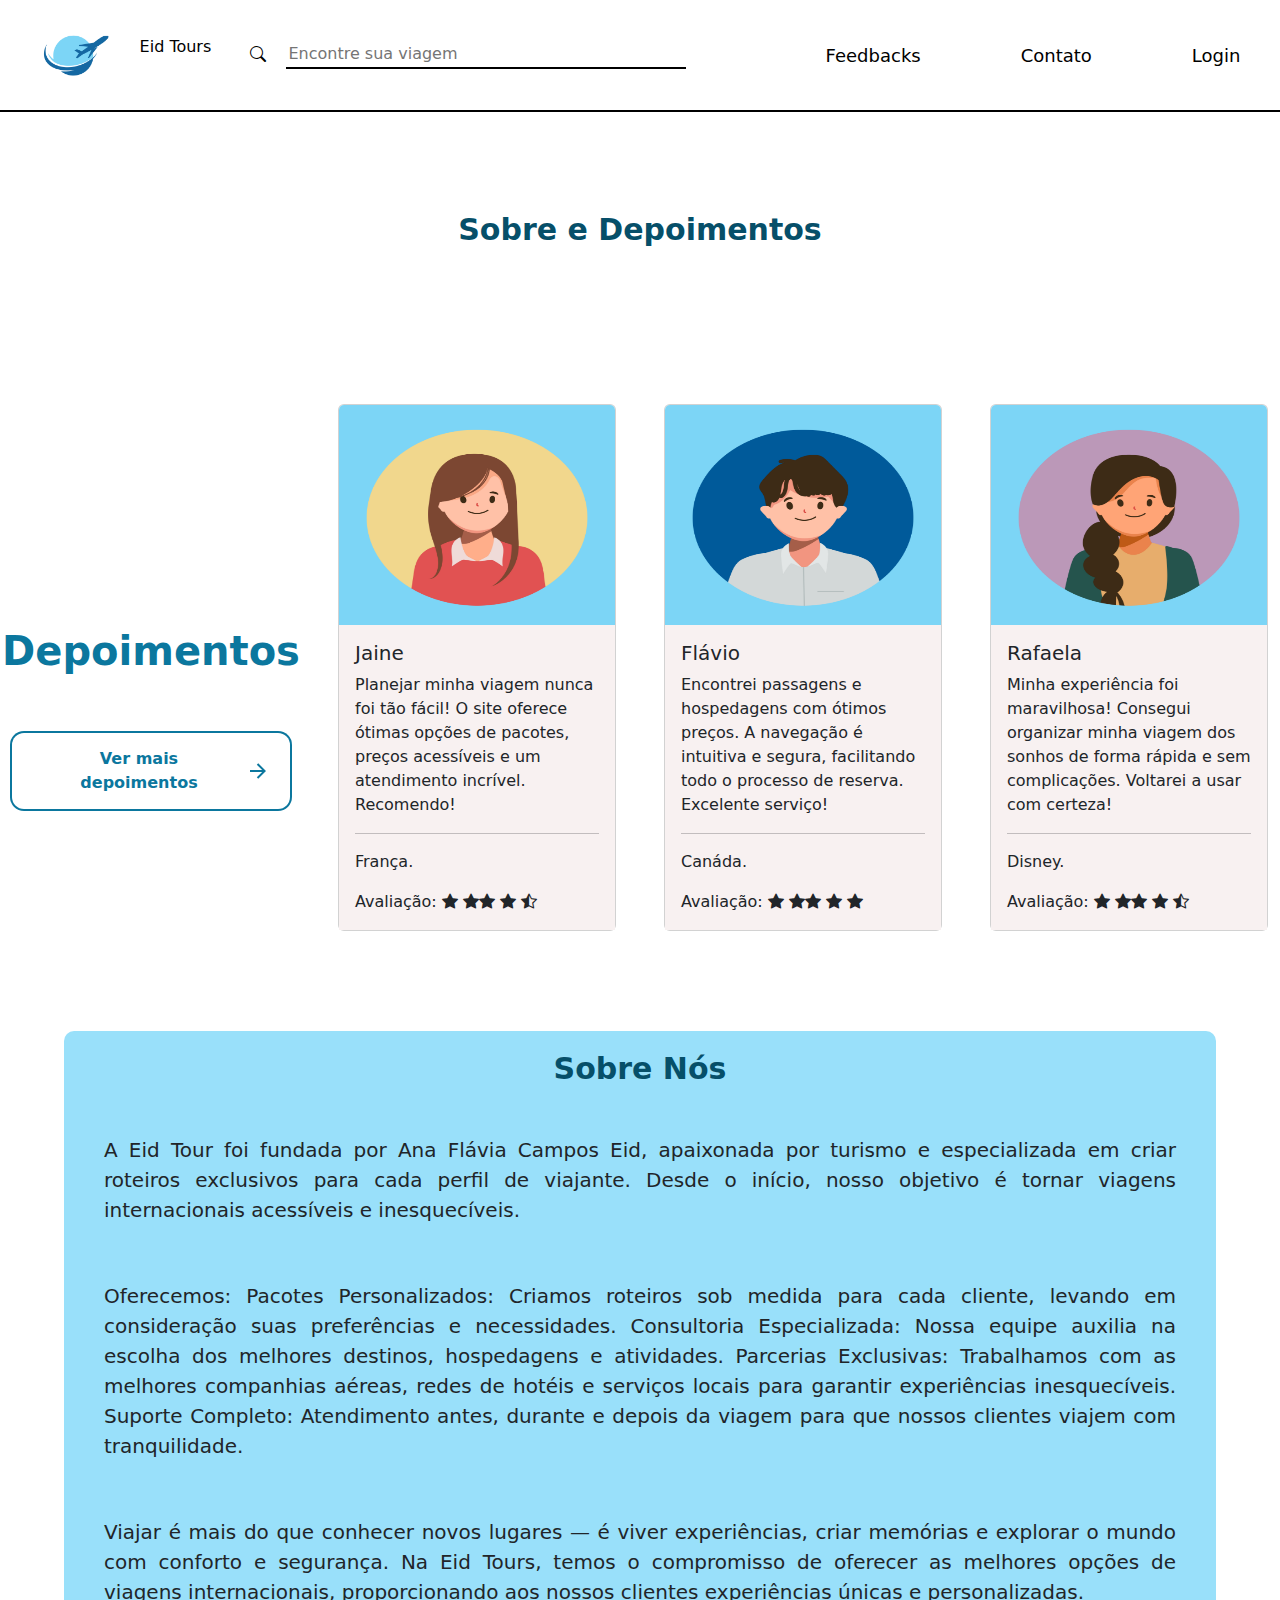
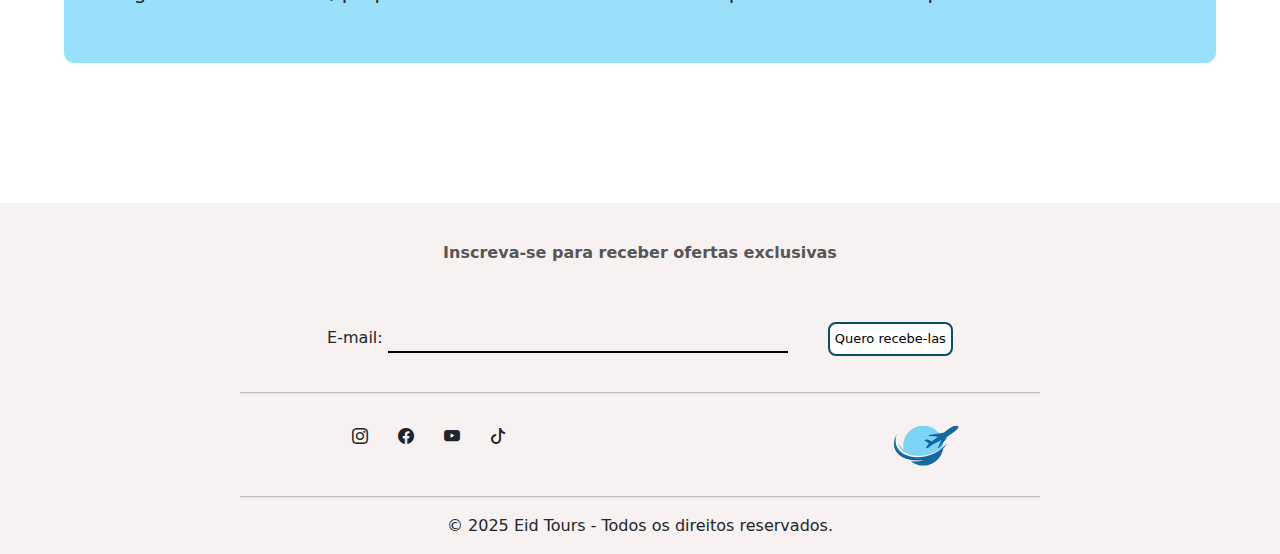
<file: templates/sobre-depoimentos.html>
<!DOCTYPE html>
<html lang="pt-BR">
<head>
    <meta charset="UTF-8">
    <meta content="width=device-width, initial-scale=1, shrink-to-fit=no" name="viewport">
    <title>Eid Viagens - Feedbacks</title>
    <link rel="icon" href="../style/img/LogoEid-removebg-preview.png" type="image/png">
    <link rel="stylesheet" href="../style/css/estilo-sobre-depoimentos.css">
    <link rel="stylesheet" href="../style/css/botaoSecoes.css">
    <link href="https://cdn.jsdelivr.net/npm/bootstrap@5.3.3/dist/css/bootstrap.min.css" rel="stylesheet"
          integrity="sha384-QWTKZyjpPEjISv5WaRU9OFeRpok6YctnYmDr5pNlyT2bRjXh0JMhjY6hW+ALEwIH" crossorigin="anonymous">
    <link rel="stylesheet" href="https://cdn.jsdelivr.net/npm/bootstrap-icons@1.11.3/font/bootstrap-icons.min.css">

</head>
<body>
<header>
    <div class="logo">
        <a href="../index.html" class="linkhome"><img src="../style/img/LogoEid.png" alt="Eid Viagens" class="logoimg">
            <p>Eid Tours</p></>
    </div>
    <div class="menu-pesquisa">
        <label><i class="bi bi-search"></i></label>
        <input class="barra-pesquisa" type="email" placeholder="Encontre sua viagem">
    </div>
    <nav class="menu">
        <ul>
            <li><a href="../templates/sobre-depoimentos.html">Feedbacks</a></li>
            <li><a href="../templates/contato.html">Contato</a></li>
            <li><a href="../templates/login.html">Login</a></li>
        </ul>
    </nav>
</header>


<section class="sobre-depoimentos">
    <h1>Sobre e Depoimentos</h1>
</section>


<section class="depoimentos">
    <div class="row  ">
        <div class="col-sm-12 col-md-6 col-lg-3 d-flex justify-content-center g-5 tituloDepoimento">
            <div class="h1-card">
                <h1><span>Depoimentos</span></h1>
            </div>
            <div>
                <button class="animated-button">
                    <svg viewBox="0 0 24 24" class="arr-2" xmlns="http://www.w3.org/2000/svg">
                        <path
                                d="M16.1716 10.9999L10.8076 5.63589L12.2218 4.22168L20 11.9999L12.2218 19.778L10.8076 18.3638L16.1716 12.9999H4V10.9999H16.1716Z"
                        ></path>
                    </svg>
                    <span class="text">Ver mais depoimentos</span>
                    <span class="circle"></span>
                    <svg viewBox="0 0 24 24" class="arr-1" xmlns="http://www.w3.org/2000/svg">
                        <path
                                d="M16.1716 10.9999L10.8076 5.63589L12.2218 4.22168L20 11.9999L12.2218 19.778L10.8076 18.3638L16.1716 12.9999H4V10.9999H16.1716Z"
                        ></path>
                    </svg>
                </button>
            </div>
        </div>
        <div class="col-sm-12 col-md-6 col-lg-3 d-flex justify-content-center g-5">
            <div class="card ">
                <img src="/style/img/fotoPerfil3.png" class="card-img-top" alt="fotoPerfil3">
                <div class="card-body">
                    <h5 class="card-title">Jaine</h5>
                    <p class="card-text">Planejar minha viagem nunca foi tão fácil! O site oferece ótimas opções de
                        pacotes, preços acessíveis e um atendimento incrível. Recomendo!</p>
                    <hr>
                    <p class="card-text ppp">França.</p>
                    <p class="card-text tii">Avaliação: <i class="bi bi-star-fill"></i> <i
                            class="bi bi-star-fill"></i><i
                            class="bi bi-star-fill"></i> <i class="bi bi-star-fill"></i> <i class="bi bi-star-half"></i>
                    </p>
                </div>
            </div>
        </div>
        <div class="col-sm-12 col-md-6 col-lg-3 d-flex justify-content-center g-5">
            <div class="card">
                <img src="/style/img/fotoPerfil1.png" class="card-img-top" alt="fotoPerfil1">
                <div class="card-body">
                    <h5 class="card-title">Flávio</h5>
                    <p class="card-text">Encontrei passagens e hospedagens com ótimos preços. A navegação é intuitiva e
                        segura, facilitando todo o processo de reserva. Excelente serviço!</p>
                    <hr>
                    <p class="card-text ppp">Canáda.</p>
                    <p class="card-text tii">Avaliação: <i class="bi bi-star-fill"></i> <i
                            class="bi bi-star-fill"></i><i
                            class="bi bi-star-fill"></i> <i class="bi bi-star-fill"></i> <i class="bi bi-star-fill"></i>
                    </p>
                </div>
            </div>
        </div>
        <div class="col-sm-12 col-md-6 col-lg-3 d-flex justify-content-center g-5">
            <div class="card">
                <img src="/style/img/fotoPerfil2.png" class="card-img-top" alt="fotoPerfil2">
                <div class="card-body">
                    <h5 class="card-title">Rafaela</h5>
                    <p class="card-text"> Minha experiência foi maravilhosa! Consegui organizar minha viagem dos sonhos
                        de
                        forma rápida e sem complicações. Voltarei a usar com certeza!</p>
                    <hr>
                    <p class="card-text ppp">Disney.</p>
                    <p class="card-text tii">Avaliação: <i class="bi bi-star-fill"></i> <i
                            class="bi bi-star-fill"></i><i
                            class="bi bi-star-fill"></i> <i class="bi bi-star-fill"></i> <i class="bi bi-star-half"></i>
                    </p>
                </div>
            </div>
        </div>

    </div>
</section>


<section class="sobre">
    <div class=" fundoSobre">
        <h1>Sobre Nós</h1>
        <div class=" sobreText">
            <p>A Eid Tour foi fundada por Ana Flávia Campos Eid, apaixonada por turismo e especializada em criar
                roteiros exclusivos para cada perfil de viajante. Desde o início, nosso objetivo é tornar viagens
                internacionais acessíveis e inesquecíveis.</p>
            <p>
                Oferecemos:
                Pacotes Personalizados: Criamos roteiros sob medida para cada cliente, levando em consideração suas
                preferências e necessidades.
                Consultoria Especializada: Nossa equipe auxilia na escolha dos melhores destinos, hospedagens e
                atividades.
                Parcerias Exclusivas: Trabalhamos com as melhores companhias aéreas, redes de hotéis e serviços locais
                para garantir experiências inesquecíveis.
                Suporte Completo: Atendimento antes, durante e depois da viagem para que nossos clientes viajem com
                tranquilidade.</p>
            <p>
                Viajar é mais do que conhecer novos lugares — é viver experiências, criar memórias e explorar o mundo
                com conforto e segurança. Na Eid Tours, temos o compromisso de oferecer as melhores opções de
                viagens internacionais, proporcionando aos nossos clientes experiências únicas e personalizadas.
            </p>
        </div>
    </div>
</section>


<footer>
    <h2>Inscreva-se para receber ofertas exclusivas</h2>
    <div class="cntt-footer">
        <div >
            <label>E-mail: </label>
            <input class="barra-pesquisa" type="email" placeholder="">
        </div>
        <div>
            <button>Quero recebe-las</button>
        </div>
    </div>
    <hr class="linha-footer">
    <div class="redes-logo">
        <div>
            <ul class="redes-sociais-footer">
                <li><i class="bi bi-instagram"></i></li>
                <li><i class="bi bi-facebook"></i></li>
                <li><i class="bi bi-youtube"></i></li>
                <li><i class="bi bi-tiktok"></i></li>
            </ul>
        </div>
        <div class="logoFooter">
            <img src="/style/img/LogoEid-removebg-preview.png" alt="">
        </div>
    </div>
    <hr class="linha-footer">
    <p>© 2025 Eid Tours - Todos os direitos reservados.</p>
</footer>


<script src="https://cdn.jsdelivr.net/npm/bootstrap@5.3.3/dist/js/bootstrap.bundle.min.js"
        integrity="sha384-YvpcrYf0tY3lHB60NNkmXc5s9fDVZLESaAA55NDzOxhy9GkcIdslK1eN7N6jIeHz"
        crossorigin="anonymous">

</script>
</body>
</html>
</file>
<file: style/css/estilo.css>
body {
    margin: 0;
    padding: 0;
    font-family: Verdana, Geneva, Tahoma, sans-serif;
}

header {
    display: flex;
    flex-direction: row;
    justify-content: space-around;
    align-items: center;
    padding: 20px;
    border-bottom: 2px solid #000000;

}

.logo {
    display: flex;
    align-items: center;
    gap: 20px;
}

.logoimg {
    width: 70px;
    height: 70px;
    display: flex;
    justify-content: center;
    flex-direction: row;
}

.linkhome {
    text-decoration: none;
    color: black;
    display: flex;
    justify-content: center;
    flex-direction: row;
    align-items: center;
    gap: 30px;
}

.menu ul {
    display: flex;
    flex-direction: row;
    justify-content: space-between;
    list-style: none;
    gap: 100px;
    font-size: 18px;
    padding: 0;
}

.menu-pesquisa {
    display: flex;
    gap: 20px;
    background-color: white;
    align-items: center;
}

.menu-pesquisa input {
    background-color: white;
}

a {
    text-decoration: none;
    color: #064F69;
}

.banner img {
    height: 550px;
}

.tituloPacotes, .tituloVoos, .tituloRecomendacoes, .tituloOfertas {
    display: flex;
    flex-direction: column;
    color: #0B779E;
    align-items: center;
    font-weight: bold;
    text-align: center;
    gap: 50px;
}

.tituloPacotes h1, .tituloVoos h1, .tituloRecomendacoes h1, .tituloOfertas h1 {
    margin-top: 100px;

}

.pacotesImbativeis, .voosImbativeis, .recomendacoes, .ofertas {
    margin-top: 50px;
}
.pacotesImbativeis .card {
    margin-bottom: 40px; /* Ajuste conforme necessário */
}
.pacotesImbativeis .col-lg-3:first-child {
    margin-bottom: 40px; /* Ajuste conforme necessário */
}
.card-text strong {
    font-size: 10px;
}

.ppp, .tii {
    font-size: 13px;
}

.card img {
    height: 220px;
}

.card {
    width: 20rem ;
}

.fundoRecomendacoes {
    display: flex;
    justify-content: center;
    background: #99E0FA;
    padding: 20px;
    border-radius: 10px;
    width: 90%;
}

.recomendacoes {
    display: flex;
    justify-content: center;
    align-items: center;
}

.h1-card h1 {
    text-align: justify;
    font-weight: bold;
    margin-top: 20px;
}

.animated-button-recomendacoes{
    margin-top: 30px;

}

.fraseFinal {
    display: flex;
    justify-content: center;
    align-items: center;
    color: #064F69;
    margin: 100px;
}

.fraseFinal h1 {
    font-weight: bold;
    font-size: 30px;
}

button a {
    text-decoration: none;
    color: #064F69;
    padding-right: 10px;
}

footer {
    display: flex;
    flex-direction: column;
    justify-content: center;
    align-items: center;
    background-color: #F8F1F1;
}

.redes-logo {
    display: flex;
    flex-direction: row;
    justify-content: space-around;
    align-items: center;
    width: 80%;
}

.logoFooter img {
    height: 70px;

}

.redes-sociais-footer {
    display: flex;
    justify-content: space-around;
    gap: 30px;
}

.redes-sociais-footer li {
    list-style-type: none;
}

footer h2 {
    margin: 40px;
    text-align: center;
    font-weight: bold;
    font-size: 16px;
    color: #565656;
}

.linha-footer {
    width: 800px;
    background-color: #BFBBBB;
    height: 2px;

}


.barra-pesquisa {
    border: 2px solid;
    border-top: none;
    border-right: none;
    border-left: none;
    background-color: #F8F1F1;
    width: 400px;
}

.cntt-footer {
    display: flex;
    flex-direction: row;
    justify-content: space-around;
    gap: 40px;
    align-items: center;
    margin: 20px;
}

.cntt-footer button {
    background-color: white;
    padding: 5px;
    border: 2px solid #064F69;
    border-radius: 8px;
    font-size: 13px;
}

.menu a {
    text-decoration: none;
    color: black;
}
.menu ul{
    display: flex;
    flex-direction: row;
    justify-content: space-around;
    align-items: center;
    gap: 100px;
    list-style: none;
}

.card-body {
    background-color: #F8F1F1;
}


@media (max-width: 1210px) {
    header {
        flex-direction: column;
        gap: 40px;
    }

    .banner img {
        height: 350px;
    }

    .row{
        margin: 20px
    }
    .menu ul {
        display: flex;
        flex-direction: row;
        justify-content: center; /* Centraliza os itens em telas menores */
        list-style: none;
        gap: 30px; /* Ajuste o espaço entre os itens conforme necessário */
        font-size: 18px;
        margin: 0; /* Remove margens da lista */
        padding: 0; /* Remove preenchimento da lista */
    }

}

@media (max-width: 768px) {
    header {
        flex-direction: column;
        gap: 40px;
    }
    .menu ul {
        display: flex;
        flex-direction: row;
        justify-content: center; /* Centraliza os itens em telas menores */
        list-style: none;
        gap: 30px; /* Ajuste o espaço entre os itens conforme necessário */
        font-size: 18px;
        margin: 0; /* Remove margens da lista */
        padding: 0; /* Remove preenchimento da lista */
    }

    .banner img {
        height: 350px;
    }


    .row{
        margin: 20px
    }


    .linha-footer {
        width: 450px;
    }

    .barra-pesquisa {
        width: 90%;
    }


    .fraseFinal h1 {
        text-align: center;
        font-size: 20px;
    }
}

@media (max-width: 620px) {
    header {
        flex-direction: column;
        gap: 30px;
    }

    .banner img {
        height: 220px;

    }

    .row{
        margin: 20px
    }


    .linha-footer {
        width: 90%;
    }

    .barra-pesquisa {
        width: 90%;
    }


    .fraseFinal h1 {
        text-align: center;
        font-size: 18px;
    }
}
</file>
<file: style/css/estilo-contato.css>
.corfundo {
    margin: 0;
    padding: 0;
    font-family: Verdana, Geneva, Tahoma, sans-serif;
    background-color: #D1EFFA;
}

header {
    display: flex;
    flex-direction: row;
    justify-content: space-around;
    align-items: center;
    padding: 20px;
    background-color: white;
    border-bottom: 2px solid #000000;

}

.logo {
    display: flex;
    align-items: center;
    gap: 20px;
}

.logoimg {
    width: 70px;
    height: 70px;
}
.linkhome {
    text-decoration: none;
    color: black;
    display: flex;
    justify-content: center;
    flex-direction: row;
    align-items: center;
    gap: 30px;
}
.menu ul {
    display: flex;
    flex-direction: row;
    justify-content: space-around;
    list-style: none;
    gap: 100px;
    font-size: 18px;
}
ul{
    font-weight: normal;
}

.menu-pesquisa {
    display: flex;
    gap: 20px;
    background-color: white;
    align-items: center;
}

.menu-pesquisa input {
    background-color: white;
}


.barra-pesquisa {
    border: 2px solid;
    border-top: none;
    border-right: none;
    border-left: none;
    background-color: #F8F1F1;
    width: 400px;
}

.menu a {
    text-decoration: none;
    color: black;
}




/* From Uiverse.io by StefanR1901 */
.colorful-form {
    max-width: 450px;
    padding: 20px;
    background-color: #ffffff;
    border-radius: 10px;
}

.form-group {
    margin-bottom: 10px;
}


.form-input {
    width: 100%;
    padding: 10px;
    border: 2px solid;
    color: #000000;
    border-radius: 5px;
}

.form-input:hover {
    border: 2px solid #064F69;
}


textarea.form-input {
    height: 50px;
}


.form-button {
    margin: 20px 0 10px 0;
    background-color: #151717;
    border: none;
    color: white;
    font-size: 15px;
    font-weight: 500;
    border-radius: 10px;
    height: 50px;
    width: 100%;
    cursor: pointer;
}

.form-button:hover {
    background-color: #252727;
}

.colorful-form h1 {
    color: #064F69;
    font-weight: bold;
    margin: 5px 0 20px;
}

.contato{
    height: 450px;
}

.redes-localizacao{
    height: 450px;
}
.form-button {
    margin: 7px;
}

.contato-redes {
    display: flex;
    flex-direction: row;
    justify-content: space-around;
    align-items: center;
    height: 85vh;
}

.redes-localizacao {
    background-color: white;
    border-radius: 10px;
    align-items: center;
    width: 700px;
    padding: 20px 50px 20px 50px;
}

.redes-localizacao h2 {
    color: #064F69;
    font-weight: bold;
    margin: 5px 0 20px;
}

.redes-sociais {
    display: flex;
    flex-direction: row;
    justify-content: space-between;
    align-items: center;
    list-style-type: none;
    padding: 0;
}


.localizacao {
    display: flex;
    flex-direction: row;
    justify-content: space-between;
    align-items: center;
}

.loc-text {
    width: 260px;
    text-align: justify;
}



footer {
    display: flex;
    flex-direction: column;
    justify-content: center;
    align-items: center;
    background-color: #F8F1F1;
}

.redes-logo {
    display: flex;
    flex-direction: row;
    justify-content: space-around;
    align-items: center;
    width: 80%;
}

.logoFooter img {
    height: 70px;

}

.redes-sociais-footer {
    display: flex;
    justify-content: space-around;
    gap: 30px;
}

.redes-sociais-footer li {
    list-style-type: none;
}

footer h2 {
    margin: 40px;
    text-align: center;
    font-weight: bold;
    font-size: 16px;
    color: #565656;
}

.linha-footer {
    width: 800px;
    background-color: #BFBBBB;
    height: 2px;

}

.cntt-footer {
    display: flex;
    flex-direction: row;
    justify-content: space-around;
    gap: 40px;
    align-items: center;
    margin: 20px;
}

.cntt-footer button {
    background-color: white;
    padding: 5px;
    border: 2px solid #064F69;
    border-radius: 8px;
    font-size: 13px;
}



@media (max-width: 1210px) {
    header {
        flex-direction: column;
        gap: 40px;
    }


    .menu ul {
        display: flex;
        flex-direction: row;
        justify-content: center; /* Centraliza os itens em telas menores */
        list-style: none;
        gap: 30px; /* Ajuste o espaço entre os itens conforme necessário */
        font-size: 18px;
        margin: 0; /* Remove margens da lista */
        padding: 0; /* Remove preenchimento da lista */
    }
    .contato-redes{
        flex-direction: column;
        gap: 40px;
        text-align: center;
        height: 120vh;
    }
    .redes-localizacao{
        height: 60vh;
    }

    .redes-sociais {
        flex-direction: column;
        text-align: justify ;
        gap: 20px;
    }

    .localizacao{
        flex-direction: column;
    }
    .redes-localizacao{
        width: 90%;
    }




}

@media (max-width: 768px) {
    header {
        flex-direction: column;
        gap: 40px;
    }
    .menu ul {
        display: flex;
        flex-direction: row;
        justify-content: center; /* Centraliza os itens em telas menores */
        list-style: none;
        gap: 30px; /* Ajuste o espaço entre os itens conforme necessário */
        font-size: 18px;
        margin: 0; /* Remove margens da lista */
        padding: 0; /* Remove preenchimento da lista */
    }
    .contato-redes{

        flex-direction: column;
        gap: 40px;
        text-align: center;
        width: 100%;
    }

    .redes-sociais {
        flex-direction: column;
        text-align: justify ;
        gap: 20px;
    }

    .localizacao{
        flex-direction: column;
    }
    .redes-localizacao{
        width: 90%;
    }



    .linha-footer {
        width: 90%;
    }

    .barra-pesquisa {
        width: 90%;
    }


    .fraseFinal h1 {
        text-align: center;
        font-size: 20px;
    }
}
</file>
<file: style/css/login.css>
.corfundo {
    margin: 0;
    padding: 0;
    font-family: Verdana, Geneva, Tahoma, sans-serif;
    background-color: #D1EFFA;
}

header {
    display: flex;
    flex-direction: row;
    justify-content: space-around;
    align-items: center;
    padding: 20px;
    background-color: white;
    border-bottom: 2px solid #000000;
}

.logo {
    display: flex;
    align-items: center;
    gap: 20px;
}

.logoimg {
    width: 70px;
    height: 70px;
}

.linkhome {
    text-decoration: none;
    color: black;
    display: flex;
    justify-content: center;
    flex-direction: row;
    align-items: center;
    gap: 30px;
}

.menu ul {
    display: flex;
    flex-direction: row;
    justify-content: center; /* Centraliza os itens */
    list-style: none;
    gap: 100px; /* Espaçamento entre os itens */
    font-size: 18px;
    margin: 0; /* Remove margens da lista */
    padding: 0; /* Remove preenchimento da lista */
}
.menu ul li {
    margin: 0; /* Remove margens dos itens da lista */
}

.menu-pesquisa {
    display: flex;
    gap: 20px;
    background-color: white;
    align-items: center;
}

.menu-pesquisa input {
    background-color: white;
}


.sobre-depoimentos {
    display: flex;
    justify-content: center;
    align-items: center;
    color: #064F69;
    margin: 100px;
}


.sobre-depoimentos h1 {
    font-weight: bold;
    font-size: 30px;
}

.barra-pesquisa {
    border: 2px solid;
    border-top: none;
    border-right: none;
    border-left: none;
    background-color: #F8F1F1;
    width: 400px;
}

.menu a {
    text-decoration: none;
    color: black;
}


.login {
    text-align: center;
    margin: 3rem;
}

.login h1 {
    align-items: center;
    font-weight: bold;
    color: #064F69;

}


/* From Uiverse.io by micaelgomestavares */
.form {
    display: flex;
    flex-direction: column;
    gap: 10px;
    background-color: #ffffff;
    padding: 30px;
    width: 450px;
    border-radius: 20px;
    font-family: -apple-system, BlinkMacSystemFont, 'Segoe UI', Roboto, Oxygen, Ubuntu, Cantarell, 'Open Sans', 'Helvetica Neue', sans-serif;
}

::placeholder {
    font-family: -apple-system, BlinkMacSystemFont, 'Segoe UI', Roboto, Oxygen, Ubuntu, Cantarell, 'Open Sans', 'Helvetica Neue', sans-serif;
}

.form button {
    align-self: flex-end;
}

.flex-column > label {
    color: #151717;
    font-weight: 600;
}

.inputForm {
    border: 1.5px solid #ecedec;
    border-radius: 10px;
    height: 50px;
    display: flex;
    align-items: center;
    padding-left: 10px;
    transition: 0.2s ease-in-out;
}

.input {
    margin-left: 10px;
    border-radius: 10px;
    border: none;
    width: 85%;
    height: 100%;
}

.input:focus {
    outline: none;
}

.inputForm:focus-within {
    border: 1.5px solid #064F69;
}

.flex-row {
    display: flex;
    flex-direction: row;
    align-items: center;
    gap: 10px;
    justify-content: space-between;
}

.flex-row > div > label {
    font-size: 14px;
    color: black;
    font-weight: 400;
}

.span {
    font-size: 14px;
    margin-left: 5px;
    color: #064F69;
    font-weight: 500;
    cursor: pointer;
}

.button-submit {
    margin: 20px 0 10px 0;
    background-color: #151717;
    border: none;
    color: white;
    font-size: 15px;
    font-weight: 500;
    border-radius: 10px;
    height: 50px;
    width: 100%;
    cursor: pointer;
}

.button-submit:hover {
    background-color: #252727;
}

.p {
    text-align: center;
    color: black;
    font-size: 14px;
    margin: 5px 0;
}

.btn {
    margin-top: 10px;
    width: 100%;
    height: 50px;
    border-radius: 10px;
    display: flex;
    justify-content: center;
    align-items: center;
    font-weight: 500;
    gap: 10px;
    border: 1px solid #ededef;
    background-color: white;
    cursor: pointer;
    transition: 0.2s ease-in-out;
}

.btn:hover {
    border: 1px solid #064F69;;
}


.login {
    display: flex;
    flex-direction: column;
    justify-content: center;
    align-items: center;

}

footer {
    display: flex;
    flex-direction: column;
    justify-content: center;
    align-items: center;
    background-color: #F8F1F1;
}

.redes-logo {
    display: flex;
    flex-direction: row;
    justify-content: space-around;
    align-items: center;
    width: 80%;
}

.logoFooter img {
    height: 70px;

}

.redes-sociais-footer {
    display: flex;
    justify-content: space-around;
    gap: 30px;
}

.redes-sociais-footer li {
    list-style-type: none;
}

footer h2 {
    margin: 40px;
    text-align: center;
    font-weight: bold;
    font-size: 16px;
    color: #565656;
}

.linha-footer {
    width: 800px;
    background-color: #BFBBBB;
    height: 2px;

}

.cntt-footer {
    display: flex;
    flex-direction: row;
    justify-content: space-around;
    gap: 40px;
    align-items: center;
    margin: 20px;
}

.cntt-footer button {
    background-color: white;
    padding: 5px;
    border: 2px solid #064F69;
    border-radius: 8px;
    font-size: 13px;
}
.olhoSenha{
    cursor: pointer;
}

footer {
    margin-top: 120px;
}

@media (max-width: 1210px) {
    header {
        flex-direction: column;
        gap: 40px;
        }
    .menu ul {
        display: flex;
        flex-direction: row;
        justify-content: center; /* Centraliza os itens em telas menores */
        list-style: none;
        gap: 30px; /* Ajuste o espaço entre os itens conforme necessário */
        font-size: 18px;
        margin: 0; /* Remove margens da lista */
        padding: 0; /* Remove preenchimento da lista */
    }

}

@media (max-width: 768px) {
    header {
        flex-direction: column;
        gap: 40px;
    }

    .menu ul {
        display: flex;
        flex-direction: row;
        justify-content: center; /* Centraliza os itens em telas menores */
        list-style: none;
        gap: 30px; /* Ajuste o espaço entre os itens conforme necessário */
        font-size: 18px;
        margin: 0; /* Remove margens da lista */
        padding: 0; /* Remove preenchimento da lista */
    }

    .banner img {
        height: 350px;
    }

    .row {
        display: flex;
        flex-direction: column;
        justify-content: center;
        align-items: center;
        gap: 20px;
    }


    .linha-footer {
        width: 450px;
    }

    .barra-pesquisa {
        width: 90%;
    }

    .fraseFinal h1 {
        text-align: center;
        font-size: 20px;
    }
}
</file>
<file: style/css/estilo-servicos.css>
body {
    margin: 0;
    padding: 0;
    font-family: Verdana, Geneva, Tahoma, sans-serif;
    overflow-x: hidden; /* Desabilita a rolagem horizontal */

}

header {
    display: flex;
    flex-direction: row;
    justify-content: space-around;
    align-items: center;
    padding: 20px;
    border-bottom: 2px solid #000000;

}

.logo {
    display: flex;
    align-items: center;
    gap: 20px;
}

.logoimg {
    width: 70px;
    height: 70px;
}

.linkhome {
    text-decoration: none;
    color: black;
    display: flex;
    justify-content: center;
    flex-direction: row;
    align-items: center;
    gap: 30px;
}

.menu ul {
    display: flex;
    flex-direction: row;
    justify-content: center; /* Centraliza os itens */
    list-style: none;
    gap: 100px; /* Espaçamento entre os itens */
    font-size: 18px;
    margin: 0; /* Remove margens da lista */
    padding: 0; /* Remove preenchimento da lista */
}
.menu ul li {
    margin: 0; /* Remove margens dos itens da lista */
}

.menu-pesquisa {
    display: flex;
    gap: 20px;
    background-color: white;
    align-items: center;
}

.menu-pesquisa input {
    background-color: white;
}

hr {
    background-color: black;
    height: 2px;
}

.sobre-depoimentos {
    display: flex;
    justify-content: center;
    align-items: center;
    color: #064F69;
    margin: 100px;
}


.sobre-depoimentos h1 {
    font-weight: bold;
    font-size: 30px;
}

.barra-pesquisa {
    border: 2px solid;
    border-top: none;
    border-right: none;
    border-left: none;
    background-color: #F8F1F1;
    width: 400px;
}

.menu a {
    text-decoration: none;
    color: black;
}

.banner {
    margin-top: 100px;
}

.banner img {
    height: 550px;
}

.tituloPacotes, .tituloVoos, .tituloRecomendacoes, .tituloOfertas {
    display: flex;
    flex-direction: column;
    color: #0B779E;
    align-items: center;
    font-weight: bold;
    text-align: center;
    gap: 50px;
}

.tituloPacotes h1, .tituloVoos h1, .tituloRecomendacoes h1, .tituloOfertas h1 {
    margin-top: 100px;

}

.pacotesImbativeis, .voosImbativeis, .recomendacoes, .ofertas {
    margin-top: 50px;
}

.card-text strong {
    font-size: 10px;
}

.ppp, .tii {
    font-size: 13px;
}

.card img {
    height: 220px;
}

.card {
    width: 20rem !important;
}

.fundoRecomendacoes {
    display: flex;
    justify-content: center;
    background: #99E0FA;
    padding: 20px;
    border-radius: 10px;
    width: 90%;
}

.recomendacoes {
    display: flex;
    justify-content: center;
    align-items: center;
}

.h1-card h1 {
    text-align: justify;
    font-weight: bold;

}


.fraseFinal {
    display: flex;
    justify-content: center;
    align-items: center;
    color: #064F69;
    margin: 100px;
}

.fraseFinal h1 {
    font-weight: bold;
    font-size: 30px;
}


footer {
    display: flex;
    flex-direction: column;
    justify-content: center;
    align-items: center;
    background-color: #F8F1F1;
}

.redes-logo {
    display: flex;
    flex-direction: row;
    justify-content: space-around;
    align-items: center;
    width: 80%;
}

.logoFooter img {
    height: 70px;

}

.redes-sociais-footer {
    display: flex;
    justify-content: space-around;
    gap: 30px;
}

.redes-sociais-footer li {
    list-style-type: none;
}

footer h2 {
    margin: 40px;
    text-align: center;
    font-weight: bold;
    font-size: 16px;
    color: #565656;
}

.linha-footer {
    width: 800px;
    background-color: #BFBBBB;
    height: 2px;

}

.cntt-footer {
    display: flex;
    flex-direction: row;
    justify-content: space-around;
    gap: 40px;
    align-items: center;
    margin: 20px;
}

.cntt-footer button {
    background-color: white;
    padding: 5px;
    border: 2px solid #064F69;
    border-radius: 8px;
    font-size: 13px;
}

.menu a {
    text-decoration: none;
    color: black;
}

.card-body {
    background-color: #F8F1F1;
}

.titulo h1 {
    font-weight: bold;
    color: #0B779E;
    margin-top: 30px;
    margin-bottom: 40px;
}


.pacotesImbativeis h1,
.recomendacoes h1,
.ofertas h1{
    text-align: center;
    margin: 0;
}
.recomendacoes h1{
    margin-top: 20px;
}

@media (max-width: 1210px) {
    header {
        flex-direction: column;
        gap: 40px;
    }

    .banner img {
        height: 350px;
    }

    .row{
        margin: 20px
    }
    .menu ul {
        display: flex;
        flex-direction: row;
        justify-content: center; /* Centraliza os itens em telas menores */
        list-style: none;
        gap: 30px; /* Ajuste o espaço entre os itens conforme necessário */
        font-size: 18px;
        margin: 0; /* Remove margens da lista */
        padding: 0; /* Remove preenchimento da lista */
    }

}

@media (max-width: 768px) {
    header {
        flex-direction: column;
        gap: 40px;
    }
    .menu ul {
        display: flex;
        flex-direction: row;
        justify-content: center; /* Centraliza os itens em telas menores */
        list-style: none;
        gap: 30px; /* Ajuste o espaço entre os itens conforme necessário */
        font-size: 18px;
        margin: 0; /* Remove margens da lista */
        padding: 0; /* Remove preenchimento da lista */
    }

    .banner img {
        height: 350px;
    }

    .row{
        margin: 20px
    }


    .linha-footer {
        width: 90%;
    }

    .barra-pesquisa {
        width: 90%;
    }


    .fraseFinal h1 {
        text-align: center;
        font-size: 20px;
    }
}

@media (max-width: 620px) {
    header {
        flex-direction: column;
        gap: 30px;
    }

    .banner img {
        height: 220px;

    }

    .row{
        margin: 20px
    }

    .linha-footer {
        width: 400px;
    }

    .barra-pesquisa {
        width: 90%;
    }


    .fraseFinal h1 {
        text-align: center;
        font-size: 18px;
    }
}
</file>
<file: style/css/estilo-sobre-depoimentos.css>
body {
    margin: 0;
    padding: 0;
    font-family: Verdana, Geneva, Tahoma, sans-serif;
    overflow-x: hidden; /* Desabilita a rolagem horizontal */

}

header {
    display: flex;
    flex-direction: row;
    justify-content: space-around;
    align-items: center;
    padding: 20px;
    background-color: white;
    border-bottom: 2px solid #000000;
}


.logo {
    display: flex;
    align-items: center;
    gap: 20px;
}

.logoimg {
    width: 70px;
    height: 70px;
}
.linkhome {
    text-decoration: none;
    color: black;
    display: flex;
    justify-content: center;
    flex-direction: row;
    align-items: center;
    gap: 30px;
}
.menu ul {
    display: flex;
    flex-direction: row;
    justify-content: center; /* Centraliza os itens */
    list-style: none;
    gap: 100px; /* Espaçamento entre os itens */
    font-size: 18px;
    margin: 0; /* Remove margens da lista */
    padding: 0; /* Remove preenchimento da lista */
}
.menu ul li {
    margin: 0; /* Remove margens dos itens da lista */
}


.menu-pesquisa {
    display: flex;
    gap: 20px;
    background-color: white;
    align-items: center;
}

.menu-pesquisa input {
    background-color: white;
}



.sobre-depoimentos {
    display: flex;
    justify-content: center;
    align-items: center;
    color: #064F69;
    margin: 100px;
}


.sobre-depoimentos h1 {
    font-weight: bold;
    font-size: 30px;
}

.barra-pesquisa {
    border: 2px solid;
    border-top: none;
    border-right: none;
    border-left: none;
    background-color: #F8F1F1;
    width: 400px;
}

.menu a{
    text-decoration: none;
    color: black;
}


.tituloDepoimento {
    display: flex;
    flex-direction: column;
    color: #0B779E;
    align-items: center;
    font-weight: bold;
    text-align: center;
    gap: 50px;
}

.h1-card h1 {
    text-align: justify;
    font-weight: bold;

}

.tituloDepoimento h1 {
    margin-top: 100px;

}

.depoimentos {
    margin-top: 50px;
}

.card-text strong {
    font-size: 10px;
}


.card img {
    height: 220px;
}

.card {
    width: 18rem !important;
}

.card-body{
    background-color: #F8F1F1;
}

.fundoSobre {
    display: flex;
    flex-direction: column;
    justify-content: center;
    background: #99E0FA;
    padding: 20px;
    border-radius: 10px;
    width: 90%;
    gap: 20px;
}

.sobre {
    display: flex;
    justify-content: center;
    align-items: center;
    margin-top: 100px;
    margin-bottom: 140px;
}

.sobreText p{
    text-align: justify;
    font-size: 20px;
    padding: 20px;
}

.fundoSobre h1{
    font-weight: bold;
    font-size: 30px;
    text-align: center;
    color: #064F69;
}

footer {
    display: flex;
    flex-direction: column;
    justify-content: center;
    align-items: center;
    background-color: #F8F1F1;
}

.redes-logo {
    display: flex;
    flex-direction: row;
    justify-content: space-around;
    align-items: center;
    width: 80%;
}

.logoFooter img {
    height: 70px;

}

.redes-sociais-footer {
    display: flex;
    justify-content: space-around;
    gap: 30px;
}

.redes-sociais-footer li {
    list-style-type: none;
}

footer h2 {
    margin: 40px;
    text-align: center;
    font-weight: bold;
    font-size: 16px;
    color: #565656;
}

.linha-footer {
    width: 800px;
    background-color: #BFBBBB;
    height: 2px;

}

.cntt-footer {
    display: flex;
    flex-direction: row;
    justify-content: space-around;
    gap: 40px;
    align-items: center;
    margin: 20px;
}

.cntt-footer button {
    background-color: white;
    padding: 5px;
    border: 2px solid #064F69;
    border-radius: 8px;
    font-size: 13px;
}



@media (max-width: 768px) {
    header{
        flex-direction: column;
        gap: 40px;
    }

    .menu ul {
        display: flex;
        flex-direction: row;
        justify-content: center; /* Centraliza os itens em telas menores */
        list-style: none;
        gap: 30px; /* Ajuste o espaço entre os itens conforme necessário */
        font-size: 18px;
        margin: 0; /* Remove margens da lista */
        padding: 0; /* Remove preenchimento da lista */
    }

    .banner img{
        height: 350px;
    }
    .sobre-depoimentos{
        margin: 0;
        margin-top: 80px;
    }

    .depoimentos{
        margin-top: 0;
    }

    .row{
        margin: 20px
    }


    .linha-footer {
        width: 450px;
    }
    .barra-pesquisa {
        width: 180px;

    }
    .fraseFinal h1{
        text-align: center;
        font-size: 20px;
    }
}



@media (max-width: 1210px) {
    header {
        flex-direction: column;
        gap: 40px;
    }
}


@media (max-width: 620px) {
    header{
        flex-direction: column;
        gap: 30px;
    }
    .banner img{
        height: 220px;

    }

    .row{
        margin: 20px
    }
    .linha-footer {
        width: 90%;
    }
    .barra-pesquisa {
        width: 90%;
    }

    .fraseFinal h1{
        text-align: center;
        font-size: 18px;
    }
}
</file>
<file: style/css/botaoSecoes.css>
.animated-button {
    position: relative;
    display: flex;
    align-items: center;
    gap: 4px;
    padding: 10px 36px;
    border: 4px solid;
    border-color: transparent;
    font-size: 16px;
    background-color: inherit;
    border-radius: 12px;
    font-weight: 600;
    color: #0B779E;
    box-shadow: 0 0 0 2px #0B779E;
    cursor: pointer;
    overflow: hidden;
    transition: all 0.6s cubic-bezier(0.23, 1, 0.32, 1);
}

.animated-button svg {
    position: absolute;
    width: 24px;
    fill: #0B779E;
    z-index: 9;
    transition: all 0.8s cubic-bezier(0.23, 1, 0.32, 1);
}

.animated-button .arr-1 {
    right: 16px;
}

.animated-button .arr-2 {
    left: -25%;
}

.animated-button .circle {
    position: absolute;
    top: 50%;
    left: 50%;
    transform: translate(-50%, -50%);
    width: 20px;
    height: 20px;
    background-color: #99E0FA;
    border-radius: 20px;
    opacity: 0;
    transition: all 0.9s cubic-bezier(0.23, 1, 0.32, 1);
}

.animated-button .text {
    position: relative;
    z-index: 1;
    transform: translateX(-12px);
    transition: all 0.8s cubic-bezier(0.23, 1, 0.32, 1);
}

.animated-button:hover {
    box-shadow: 0 0 0 12px transparent;
    color: #212121;
    border-radius: 12px;
}

.animated-button:hover .arr-1 {
    right: -25%;
}

.animated-button:hover .arr-2 {
    left: 16px;
}

.animated-button:hover .text {
    transform: translateX(12px);
}

.animated-button:hover svg {
    fill: #212121;
}

.animated-button:active {
    scale: 0.95;
    box-shadow: 0 0 0 4px #0B779E;
}

.animated-button:hover .circle {
    width: 220px;
    height: 220px;
    opacity: 1;
}








.animated-button-recomendacoes{
    position: relative;
    display: flex;
    align-items: center;
    gap: 4px;
    padding: 10px 36px;
    border: 4px solid;
    border-color: transparent;
    font-size: 16px;
    background-color: inherit;
    border-radius: 12px;
    font-weight: 600;
    color: #0B779E;
    box-shadow: 0 0 0 2px #ffffff;
    cursor: pointer;
    overflow: hidden;
    transition: all 0.6s cubic-bezier(0.23, 1, 0.32, 1);
}

.animated-button-recomendacoes svg {
    position: absolute;
    width: 24px;
    fill: #0B779E;
    z-index: 9;
    transition: all 0.8s cubic-bezier(0.23, 1, 0.32, 1);
}

.animated-button-recomendacoes .arr-1-recomendacoes {
    right: 16px;
}

.animated-button-recomendacoes .arr-2-recomendacoes {
    left: -25%;
}

.animated-button-recomendacoes .circle-recomendacoes {
    position: absolute;
    top: 50%;
    left: 50%;
    transform: translate(-50%, -50%);
    width: 20px;
    height: 20px;
    background-color: #99E0FA;
    border-radius: 20px;
    opacity: 0;
    transition: all 0.9s cubic-bezier(0.23, 1, 0.32, 1);
}

.animated-button-recomendacoes .text-recomendacoes {
    position: relative;
    z-index: 1;
    transform: translateX(-12px);
    transition: all 0.8s cubic-bezier(0.23, 1, 0.32, 1);
}

.animated-button-recomendacoes:hover {
    box-shadow: 0 0 0 12px transparent;
    color: #212121;
    border-radius: 12px;
}

.animated-button-recomendacoes:hover .arr-1-recomendacoes {
    right: -25%;
}

.animated-button-recomendacoes:hover .arr-2-recomendacoes {
    left: 16px;
}

.animated-button-recomendacoes:hover .text-recomendacoes {
    transform: translateX(12px);
}

.animated-button-recomendacoes:hover svg {
    fill: #212121;
}

.animated-button-recomendacoes:active {
    scale: 0.95;
    box-shadow: 0 0 0 4px #0B779E;
}

.animated-button-recomendacoes:hover .circle-recomendacoes {
    width: 220px;
    height: 220px;
    opacity: 1;
}
</file>
